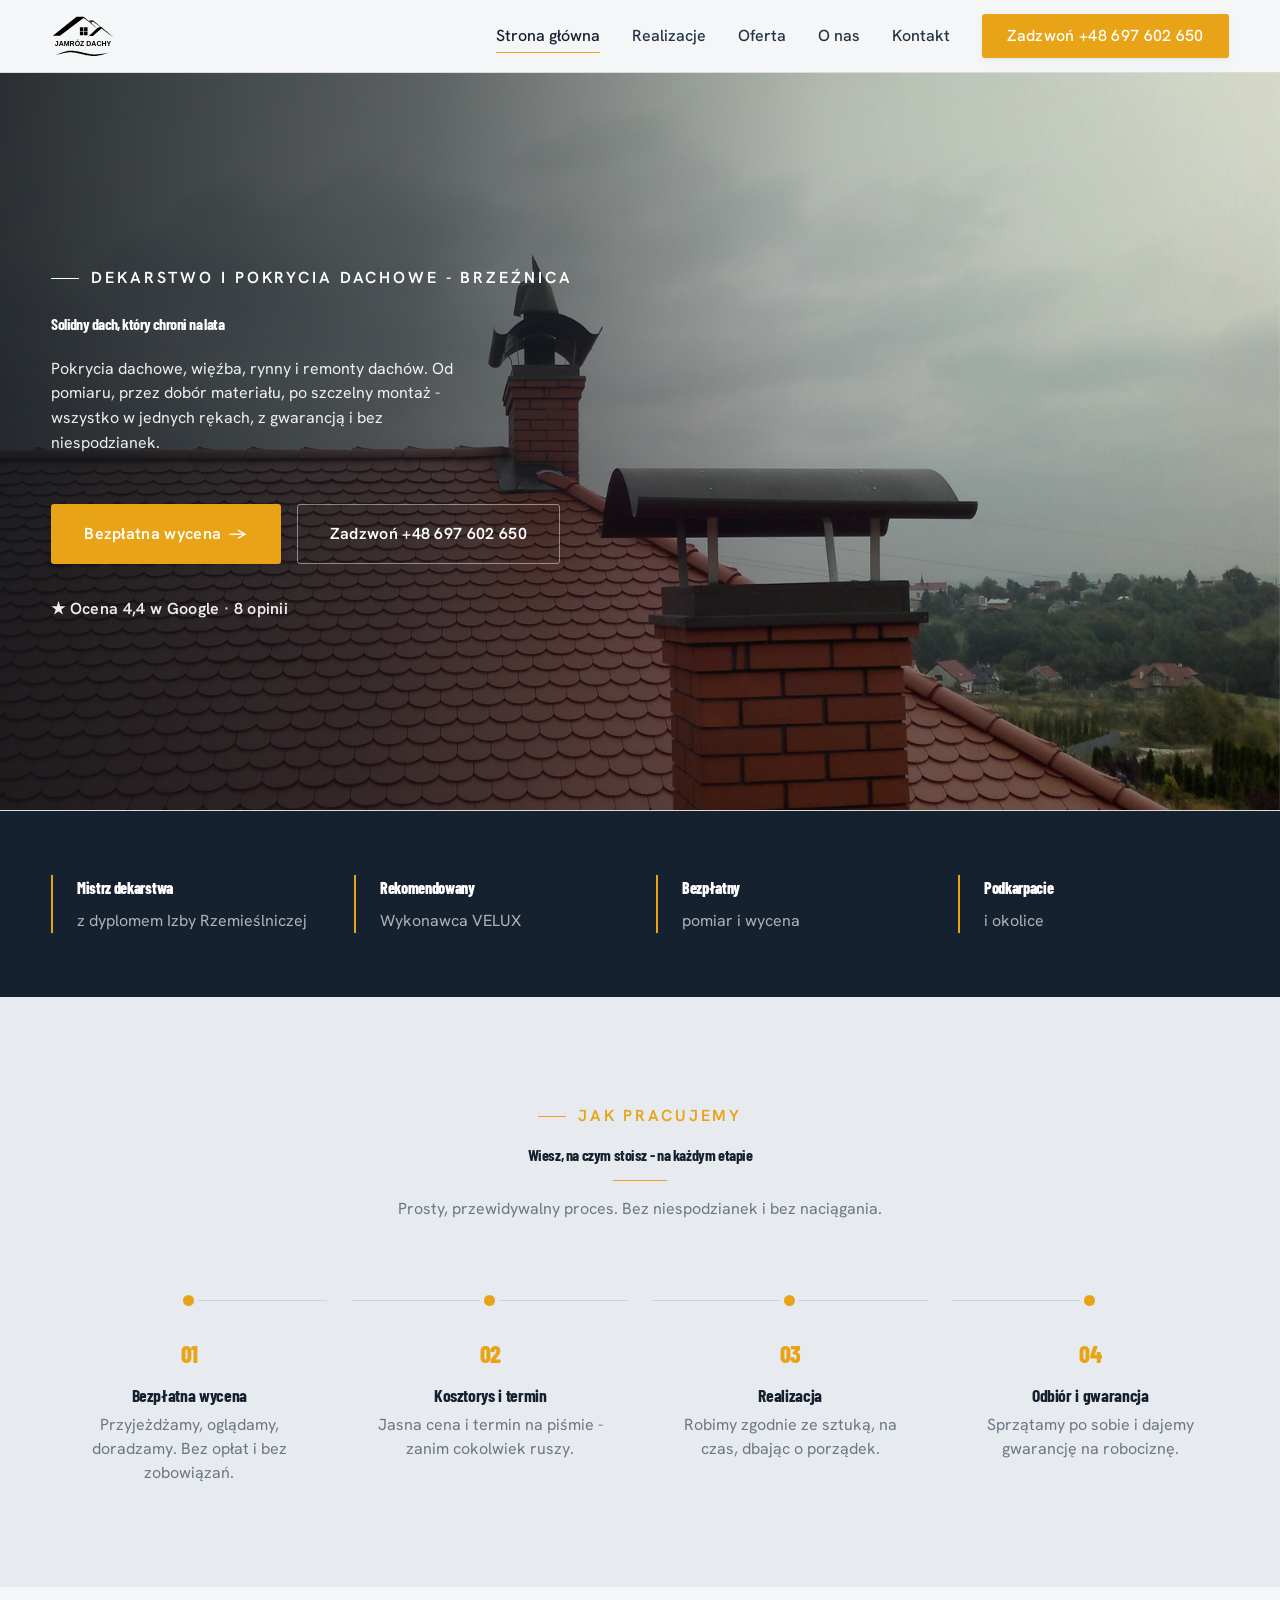
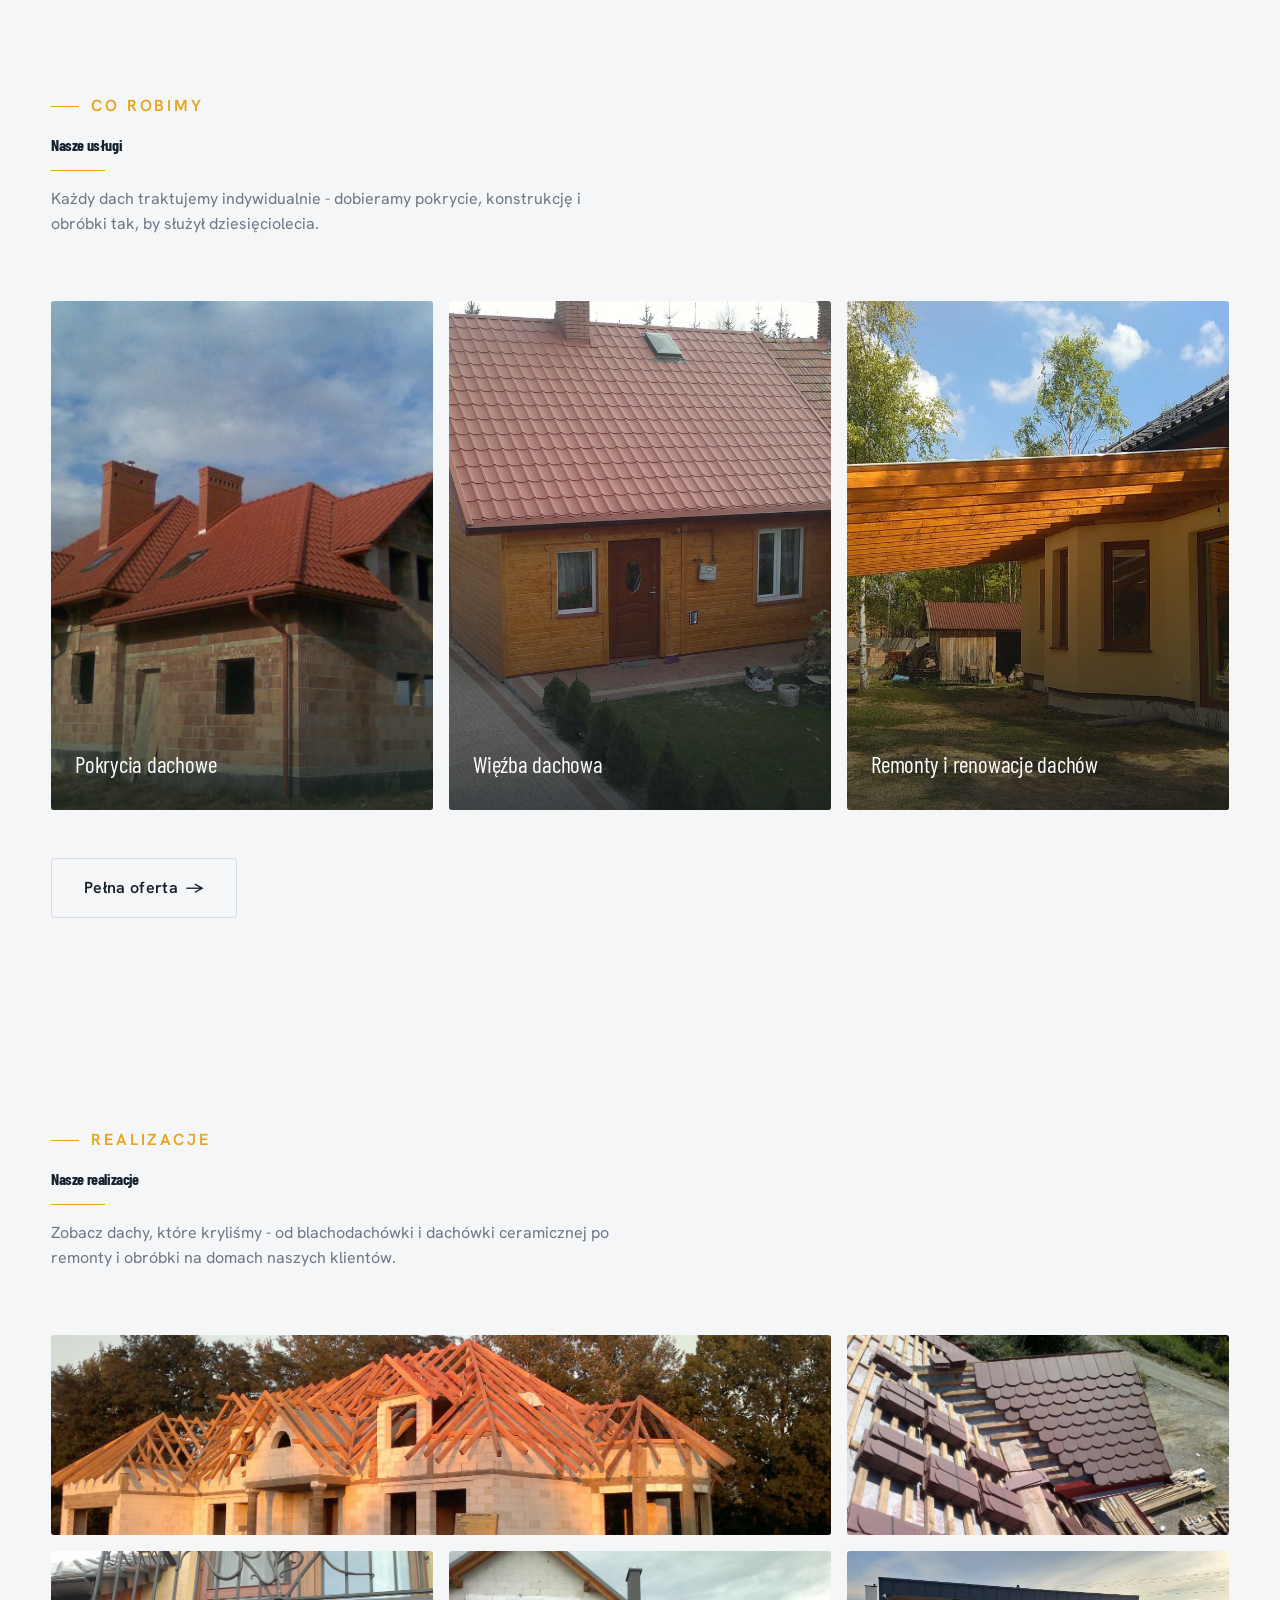
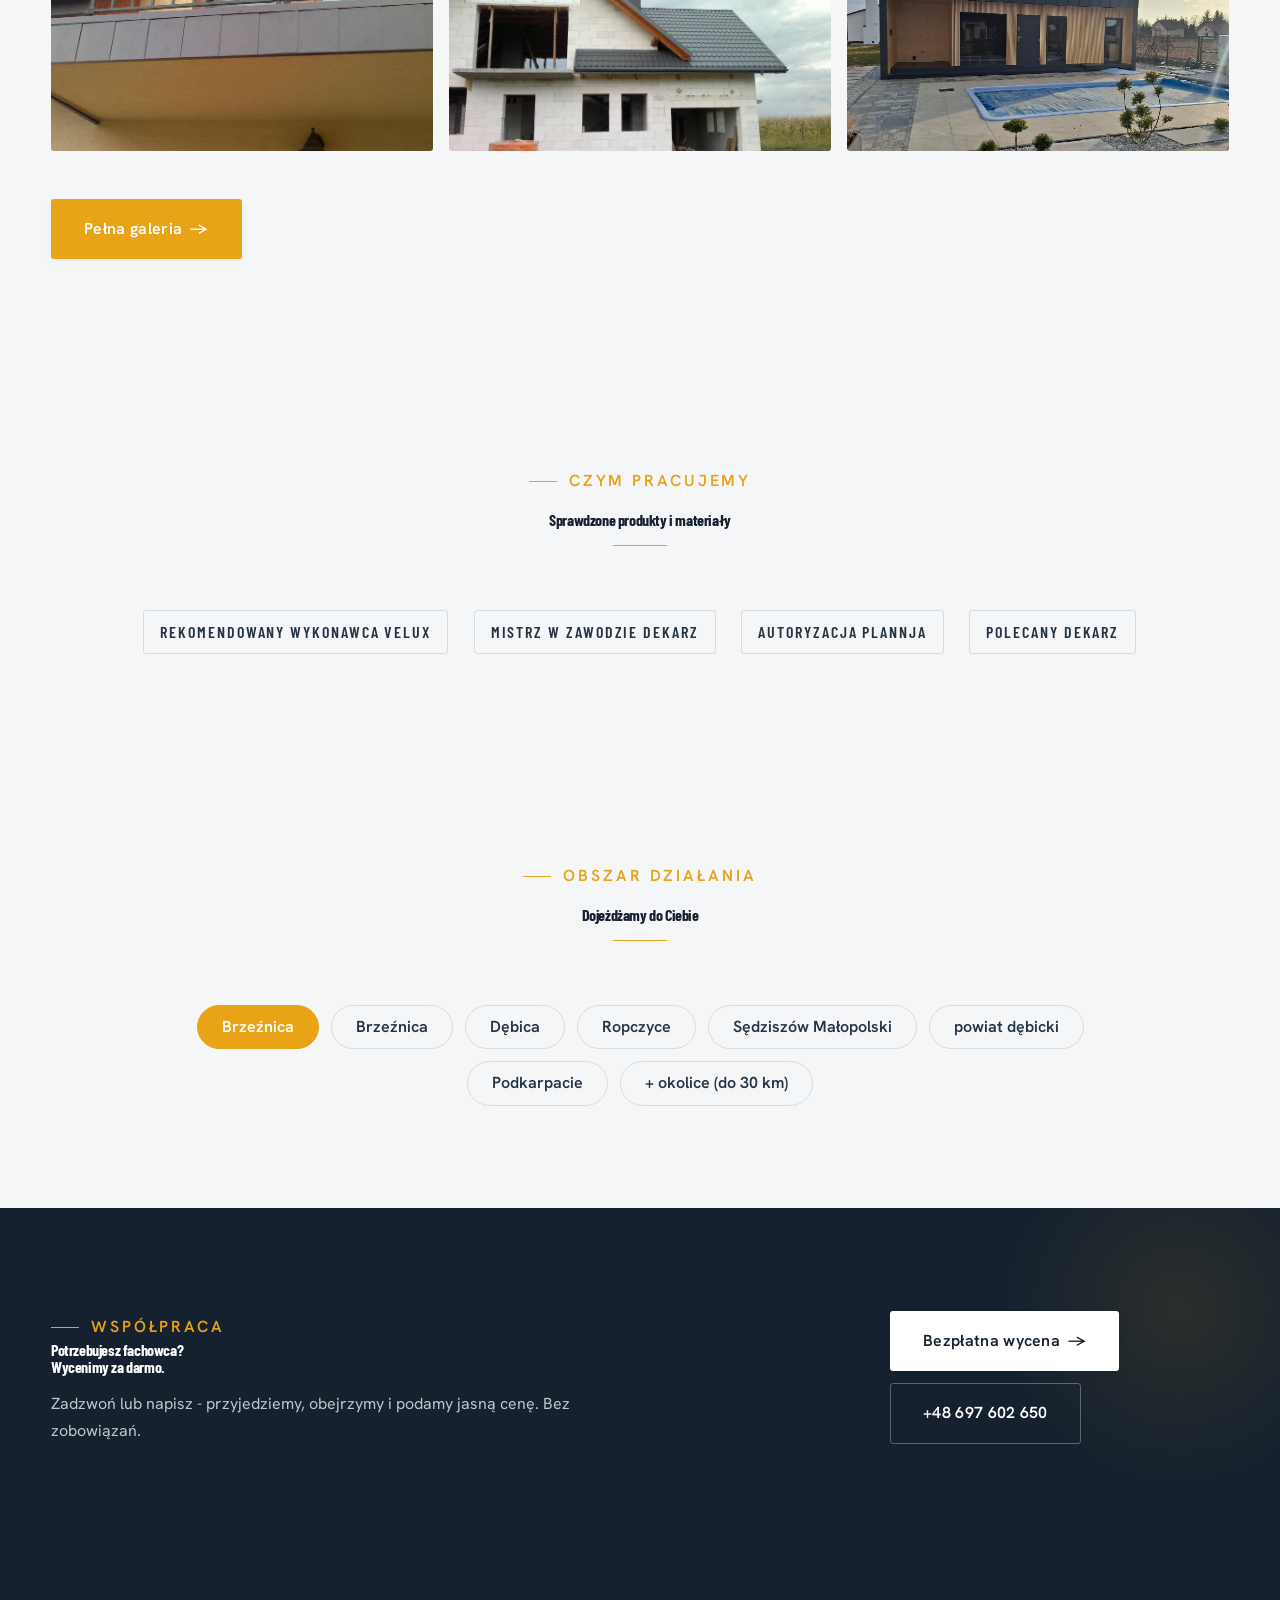
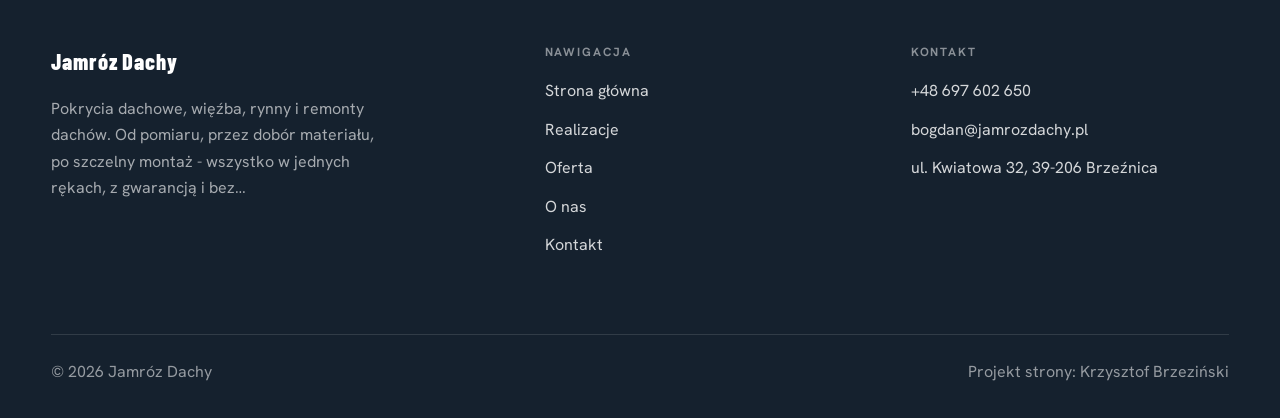
<file: index.html>
<!DOCTYPE html>
<html lang="pl">
<head>
<meta charset="UTF-8">
<meta name="viewport" content="width=device-width, initial-scale=1.0">
<title>Jamróz Dachy - Pokrycia dachowe i dekarstwo - Brzeźnica</title>
<meta name="description" content="Jamróz Dachy - dekarstwo i pokrycia dachowe: blachodachówka, dachówka, więźba, rynny i remonty dachów. Bezpłatny pomiar i wycena. Zobacz nasze realizacje.">
<link rel="preconnect" href="https://fonts.googleapis.com">
<link rel="preconnect" href="https://fonts.gstatic.com" crossorigin>
<link href="https://fonts.googleapis.com/css2?family=Barlow+Condensed:wght@500;600;700&family=Hanken+Grotesk:wght@400;500;600&display=swap" rel="stylesheet">
<link rel="stylesheet" href="assets/styles.css">
</head>
<body>

<header class="nav">
  <div class="wrap nav-inner">
    <a class="brand brand-has-logo" href="index.html"><img class="brand-logo" src="img/logo.svg" alt="Jamróz Dachy"></a>
    <nav class="nav-links">
      <a href="index.html" class="active">Strona główna</a>
      <a href="realizacje.html">Realizacje</a>
      <a href="oferta.html">Oferta</a>
      <a href="o-nas.html">O nas</a>
      <a href="kontakt.html">Kontakt</a>
      <a href="tel:+48697602650" class="btn btn-accent">Zadzwoń +48 697 602 650</a>
    </nav>
    <button class="nav-toggle" aria-label="Menu"><span></span><span></span><span></span></button>
  </div>
</header>

<section class="hero-cine">
  <img src="img/hero.jpg" alt="Jamróz Dachy - Solidny dach, który chroni na lata">
  <div class="wrap">
    <div class="hero-copy">
      <span class="eyebrow">Dekarstwo i pokrycia dachowe - Brzeźnica</span>
      <h1>Solidny dach, który chroni na lata</h1>
      <p class="lead">Pokrycia dachowe, więźba, rynny i remonty dachów. Od pomiaru, przez dobór materiału, po szczelny montaż - wszystko w jednych rękach, z gwarancją i bez niespodzianek.</p>
      <div class="hero-actions">
        <a href="kontakt.html" class="btn btn-accent">Bezpłatna wycena <span class="arr">→</span></a>
        <a href="tel:+48697602650" class="btn btn-ghost" style="color:#fff;border-color:rgba(255,255,255,.45)">Zadzwoń +48 697 602 650</a>
      </div>
      <div style="margin-top:var(--space-6);color:#fff;font-weight:600;letter-spacing:.02em;opacity:.92">★ Ocena 4,4 w Google · 8 opinii</div>
    </div>
  </div>
</section>
<section class="strip" style="padding-block:0">
  <div class="wrap">
    <div class="item reveal"><div class="k">Mistrz dekarstwa</div><div class="v">z dyplomem Izby Rzemieślniczej</div></div>
    <div class="item reveal"><div class="k">Rekomendowany</div><div class="v">Wykonawca VELUX</div></div>
    <div class="item reveal"><div class="k">Bezpłatny</div><div class="v">pomiar i wycena</div></div>
    <div class="item reveal"><div class="k">Podkarpacie</div><div class="v">i okolice</div></div>
  </div>
</section>
<section class="proces">
  <div class="wrap">
    <div class="head center reveal">
      <span class="eyebrow">Jak pracujemy</span>
      <h2>Wiesz, na czym stoisz - na każdym etapie</h2>
      <p>Prosty, przewidywalny proces. Bez niespodzianek i bez naciągania.</p>
    </div>
    <ol class="proces-line">
      <li class="reveal"><span class="pno">01</span><h3>Bezpłatna wycena</h3><p>Przyjeżdżamy, oglądamy, doradzamy. Bez opłat i bez zobowiązań.</p></li>
      <li class="reveal"><span class="pno">02</span><h3>Kosztorys i termin</h3><p>Jasna cena i termin na piśmie - zanim cokolwiek ruszy.</p></li>
      <li class="reveal"><span class="pno">03</span><h3>Realizacja</h3><p>Robimy zgodnie ze sztuką, na czas, dbając o porządek.</p></li>
      <li class="reveal"><span class="pno">04</span><h3>Odbiór i gwarancja</h3><p>Sprzątamy po sobie i dajemy gwarancję na robociznę.</p></li>
    </ol>
  </div>
</section>
<section>
  <div class="wrap">
    <div class="head reveal">
      <span class="eyebrow">Co robimy</span>
      <h2>Nasze usługi</h2>
      <p>Każdy dach traktujemy indywidualnie - dobieramy pokrycie, konstrukcję i obróbki tak, by służył dziesięciolecia.</p>
    </div>
    <div class="gateways">
      <a href="oferta.html" class="gateway reveal"><img src="img/g2.jpg" alt="Pokrycia dachowe" loading="lazy"><span class="g-ttl">Pokrycia dachowe</span></a>
      <a href="oferta.html" class="gateway reveal"><img src="img/g3.jpg" alt="Więźba dachowa" loading="lazy"><span class="g-ttl">Więźba dachowa</span></a>
      <a href="oferta.html" class="gateway reveal"><img src="img/g4.jpg" alt="Remonty i renowacje dachów" loading="lazy"><span class="g-ttl">Remonty i renowacje dachów</span></a>
    </div>
    <div style="margin-top:var(--space-7)" class="reveal"><a href="oferta.html" class="btn btn-ghost">Pełna oferta <span class="arr">→</span></a></div>
  </div>
</section>
<section>
  <div class="wrap">
    <div class="head reveal">
      <span class="eyebrow">Realizacje</span>
      <h2>Nasze realizacje</h2>
      <p>Zobacz dachy, które kryliśmy - od blachodachówki i dachówki ceramicznej po remonty i obróbki na domach naszych klientów.</p>
    </div>
    <div class="gallery">
      <div class="tile t-two3 reveal"><img src="img/g5.jpg" alt="Dach z blachodachówki" loading="lazy"><div class="cap">Dach z blachodachówki</div></div>
      <div class="tile t-third reveal"><img src="img/g6.jpg" alt="Dachówka ceramiczna" loading="lazy"><div class="cap">Dachówka ceramiczna</div></div>
      <div class="tile t-third reveal"><img src="img/g7.jpg" alt="Więźba dachowa" loading="lazy"><div class="cap">Więźba dachowa</div></div>
      <div class="tile t-third reveal"><img src="img/g8.jpg" alt="Rynny i obróbki" loading="lazy"><div class="cap">Rynny i obróbki</div></div>
      <div class="tile t-third reveal"><img src="img/g9.jpg" alt="Remont dachu" loading="lazy"><div class="cap">Remont dachu</div></div>
    </div>
    <div style="margin-top:var(--space-7)" class="reveal"><a href="realizacje.html" class="btn btn-accent">Pełna galeria <span class="arr">→</span></a></div>
  </div>
</section>
<section class="auto-marki">
  <div class="wrap">
    <div class="head center reveal">
      <span class="eyebrow">Czym pracujemy</span>
      <h2>Sprawdzone produkty i materiały</h2>
    </div>
    <ul class="marki-list reveal"><li>Rekomendowany Wykonawca VELUX</li><li>Mistrz w zawodzie dekarz</li><li>Autoryzacja Plannja</li><li>Polecany Dekarz</li></ul>
  </div>
</section>
<section class="obszar">
  <div class="wrap">
    <div class="head center reveal">
      <span class="eyebrow">Obszar działania</span>
      <h2>Dojeżdżamy do Ciebie</h2>
    </div>
    <ul class="obszar-list reveal"><li class="is-home">Brzeźnica</li><li>Brzeźnica</li><li>Dębica</li><li>Ropczyce</li><li>Sędziszów Małopolski</li><li>powiat dębicki</li><li>Podkarpacie</li><li>+ okolice (do 30 km)</li></ul>
  </div>
</section>
<section class="cta">
  <div class="wrap">
    <div class="reveal">
      <span class="eyebrow">Współpraca</span>
      <h2>Potrzebujesz fachowca? Wycenimy za darmo.</h2>
      <p>Zadzwoń lub napisz - przyjedziemy, obejrzymy i podamy jasną cenę. Bez zobowiązań.</p>
    </div>
    <div class="cta-actions reveal">
      <a href="kontakt.html" class="btn btn-light">Bezpłatna wycena <span class="arr">→</span></a>
      <a href="tel:+48697602650" class="btn btn-ghost" style="color:#fff;border-color:rgba(255,255,255,.3)">+48 697 602 650</a>
    </div>
  </div>
</section>

<footer>
  <div class="wrap">
    <div class="foot-grid">
      <div class="foot-brand">
        <div class="name">Jamróz Dachy</div>
        <p>Pokrycia dachowe, więźba, rynny i remonty dachów. Od pomiaru, przez dobór materiału, po szczelny montaż - wszystko w jednych rękach, z gwarancją i bez…</p>
      </div>
      <div class="foot-col">
        <h4>Nawigacja</h4>
        <a href="index.html">Strona główna</a>
        <a href="realizacje.html">Realizacje</a>
        <a href="oferta.html">Oferta</a>
        <a href="o-nas.html">O nas</a>
        <a href="kontakt.html">Kontakt</a>
      </div>
      <div class="foot-col">
        <h4>Kontakt</h4>
        <a href="tel:+48697602650">+48 697 602 650</a>
        <a href="mailto:bogdan@jamrozdachy.pl">bogdan@jamrozdachy.pl</a>
        <p>ul. Kwiatowa 32, 39-206 Brzeźnica</p>
      </div>
    </div>
    <div class="foot-bot">
      <span>© 2026 Jamróz Dachy</span>
      <span>Projekt strony: Krzysztof Brzeziński</span>
    </div>
  </div>
</footer>
<div class="sticky-call"><a class="sc-call" href="tel:+48697602650">📞 Zadzwoń</a><a class="sc-quote" href="kontakt.html">Bezpłatna wycena</a></div>

<script src="assets/main.js"></script>
</body>
</html>
</file>
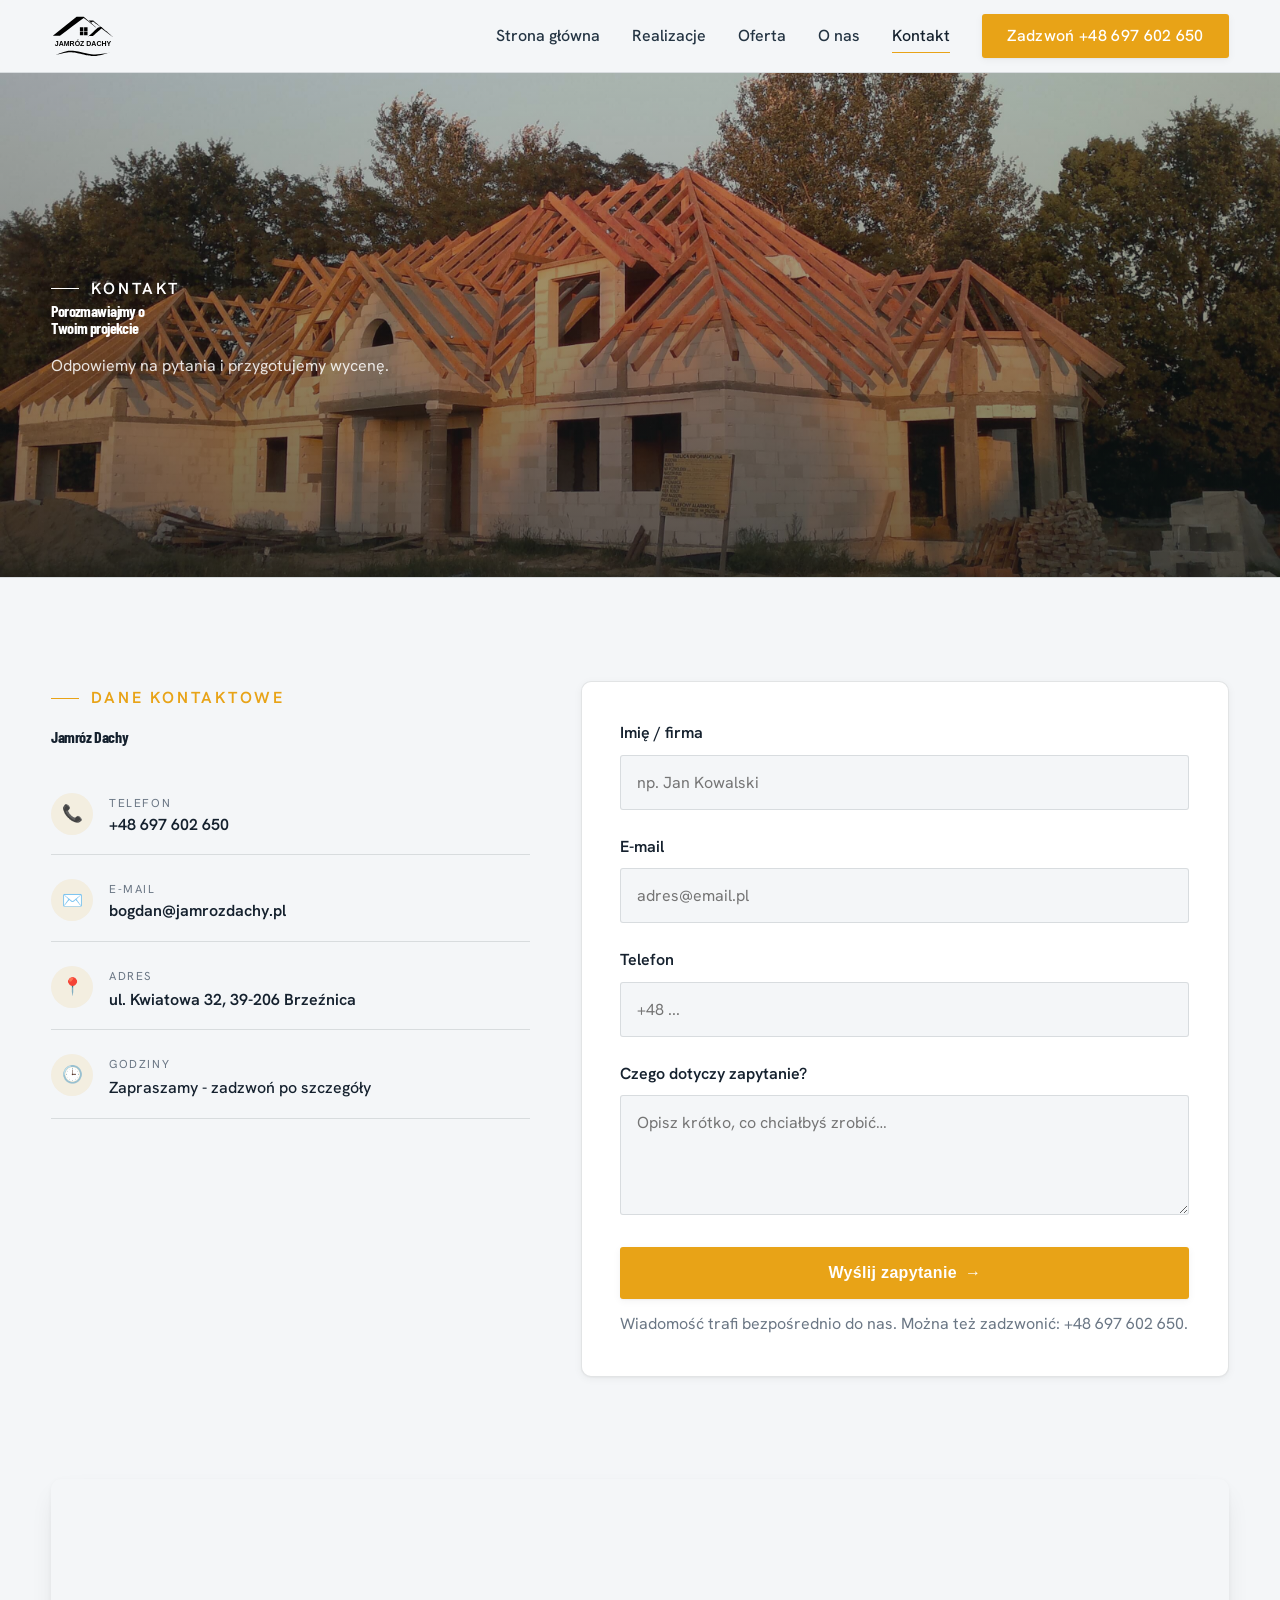
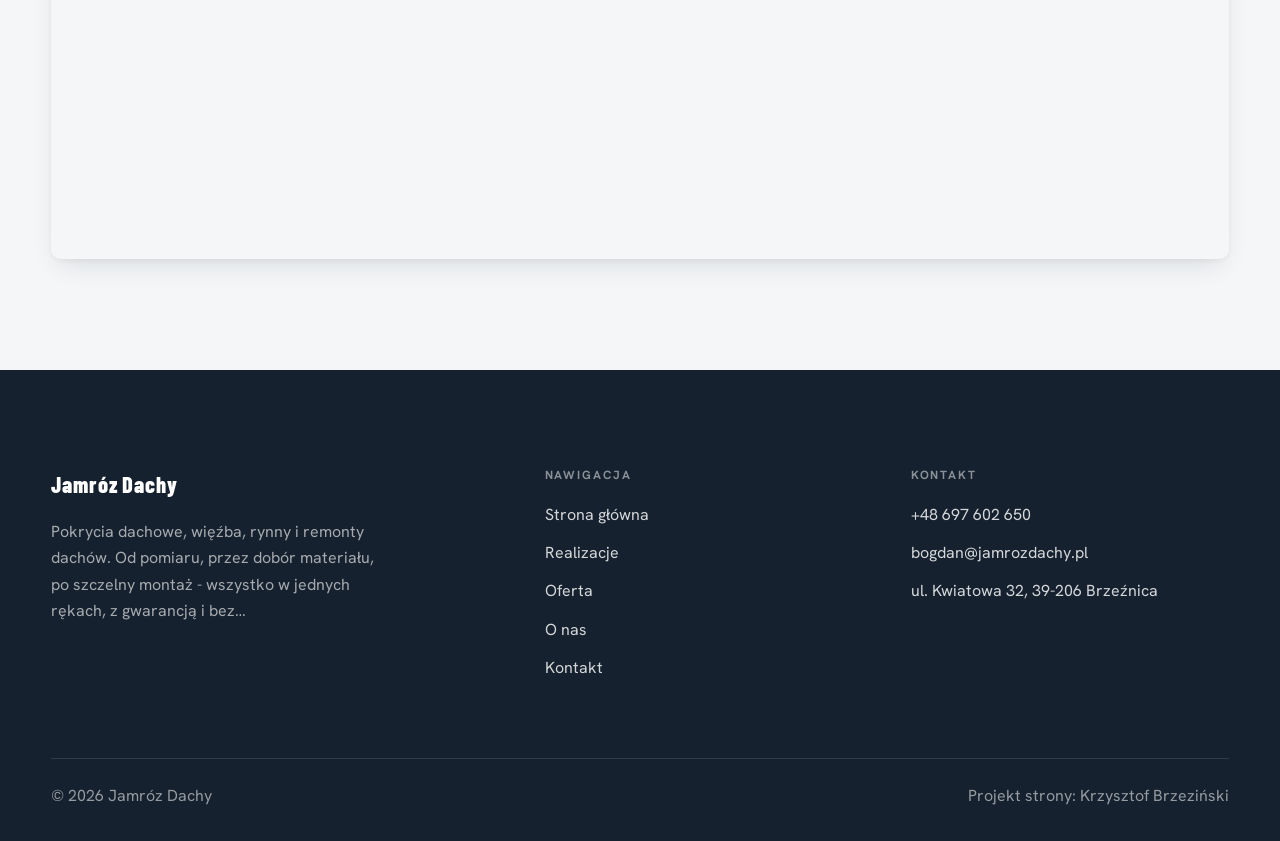
<file: kontakt.html>
<!DOCTYPE html>
<html lang="pl">
<head>
<meta charset="UTF-8">
<meta name="viewport" content="width=device-width, initial-scale=1.0">
<title>Kontakt - Jamróz Dachy</title>
<meta name="description" content="Kontakt Jamróz Dachy - ul. Kwiatowa 32, 39-206 Brzeźnica">
<link rel="preconnect" href="https://fonts.googleapis.com">
<link rel="preconnect" href="https://fonts.gstatic.com" crossorigin>
<link href="https://fonts.googleapis.com/css2?family=Barlow+Condensed:wght@500;600;700&family=Hanken+Grotesk:wght@400;500;600&display=swap" rel="stylesheet">
<link rel="stylesheet" href="assets/styles.css">
</head>
<body>

<header class="nav">
  <div class="wrap nav-inner">
    <a class="brand brand-has-logo" href="index.html"><img class="brand-logo" src="img/logo.svg" alt="Jamróz Dachy"></a>
    <nav class="nav-links">
      <a href="index.html">Strona główna</a>
      <a href="realizacje.html">Realizacje</a>
      <a href="oferta.html">Oferta</a>
      <a href="o-nas.html">O nas</a>
      <a href="kontakt.html" class="active">Kontakt</a>
      <a href="tel:+48697602650" class="btn btn-accent">Zadzwoń +48 697 602 650</a>
    </nav>
    <button class="nav-toggle" aria-label="Menu"><span></span><span></span><span></span></button>
  </div>
</header>

<section class="pagehead">
  <img src="img/g5.jpg" alt="Jamróz Dachy - Porozmawiajmy o Twoim projekcie">
  <div class="wrap">
    <span class="eyebrow">Kontakt</span>
    <h1>Porozmawiajmy o Twoim projekcie</h1>
    <p>Odpowiemy na pytania i przygotujemy wycenę.</p>
  </div>
</section>
<section>
  <div class="wrap contact-grid">
    <div class="reveal">
      <span class="eyebrow">Dane kontaktowe</span>
      <h2 style="margin:var(--space-4) 0 var(--space-6)">Jamróz Dachy</h2>
      <div class="info-list">
        <div class="info-row"><div class="ic">📞</div><div><div class="lbl">Telefon</div><a class="val" href="tel:+48697602650">+48 697 602 650</a></div></div>
        <div class="info-row"><div class="ic">✉️</div><div><div class="lbl">E-mail</div><a class="val" href="mailto:bogdan@jamrozdachy.pl">bogdan@jamrozdachy.pl</a></div></div>
        <div class="info-row"><div class="ic">📍</div><div><div class="lbl">Adres</div><div class="val">ul. Kwiatowa 32, 39-206 Brzeźnica</div></div></div>
        <div class="info-row"><div class="ic">🕒</div><div><div class="lbl">Godziny</div><div class="val" style="font-weight:500">Zapraszamy - zadzwoń po szczegóły</div></div></div>
      </div>
    </div>
    <div class="reveal">
      <form class="form" action="https://formsubmit.co/bogdan@jamrozdachy.pl" method="POST">
        <input type="hidden" name="_subject" value="Zapytanie ze strony Jamróz Dachy">
        <input type="hidden" name="_captcha" value="false">
        <input type="hidden" name="_template" value="table">
        <div class="fld"><label for="name">Imię / firma</label><input id="name" name="name" type="text" placeholder="np. Jan Kowalski" required></div>
        <div class="fld"><label for="email">E-mail</label><input id="email" name="email" type="email" placeholder="adres@email.pl" required></div>
        <div class="fld"><label for="phone">Telefon</label><input id="phone" name="phone" type="tel" placeholder="+48 ..."></div>
        <div class="fld"><label for="msg">Czego dotyczy zapytanie?</label><textarea id="msg" name="message" placeholder="Opisz krótko, co chciałbyś zrobić…" required></textarea></div>
        <button type="submit" class="btn btn-accent" style="width:100%;justify-content:center">Wyślij zapytanie <span class="arr">→</span></button>
        <p class="note">Wiadomość trafi bezpośrednio do nas. Można też zadzwonić: +48 697 602 650.</p>
      </form>
    </div>
  </div>
</section>
<section style="padding-top:0">
  <div class="wrap reveal">
    <iframe class="map" title="Jamróz Dachy - Brzeźnica" src="https://maps.google.com/maps?q=50.1072809%2C21.5074141&z=15&output=embed" loading="lazy" referrerpolicy="no-referrer-when-downgrade"></iframe>
  </div>
</section>

<footer>
  <div class="wrap">
    <div class="foot-grid">
      <div class="foot-brand">
        <div class="name">Jamróz Dachy</div>
        <p>Pokrycia dachowe, więźba, rynny i remonty dachów. Od pomiaru, przez dobór materiału, po szczelny montaż - wszystko w jednych rękach, z gwarancją i bez…</p>
      </div>
      <div class="foot-col">
        <h4>Nawigacja</h4>
        <a href="index.html">Strona główna</a>
        <a href="realizacje.html">Realizacje</a>
        <a href="oferta.html">Oferta</a>
        <a href="o-nas.html">O nas</a>
        <a href="kontakt.html">Kontakt</a>
      </div>
      <div class="foot-col">
        <h4>Kontakt</h4>
        <a href="tel:+48697602650">+48 697 602 650</a>
        <a href="mailto:bogdan@jamrozdachy.pl">bogdan@jamrozdachy.pl</a>
        <p>ul. Kwiatowa 32, 39-206 Brzeźnica</p>
      </div>
    </div>
    <div class="foot-bot">
      <span>© 2026 Jamróz Dachy</span>
      <span>Projekt strony: Krzysztof Brzeziński</span>
    </div>
  </div>
</footer>
<div class="sticky-call"><a class="sc-call" href="tel:+48697602650">📞 Zadzwoń</a><a class="sc-quote" href="kontakt.html">Bezpłatna wycena</a></div>

<script src="assets/main.js"></script>
</body>
</html>
</file>
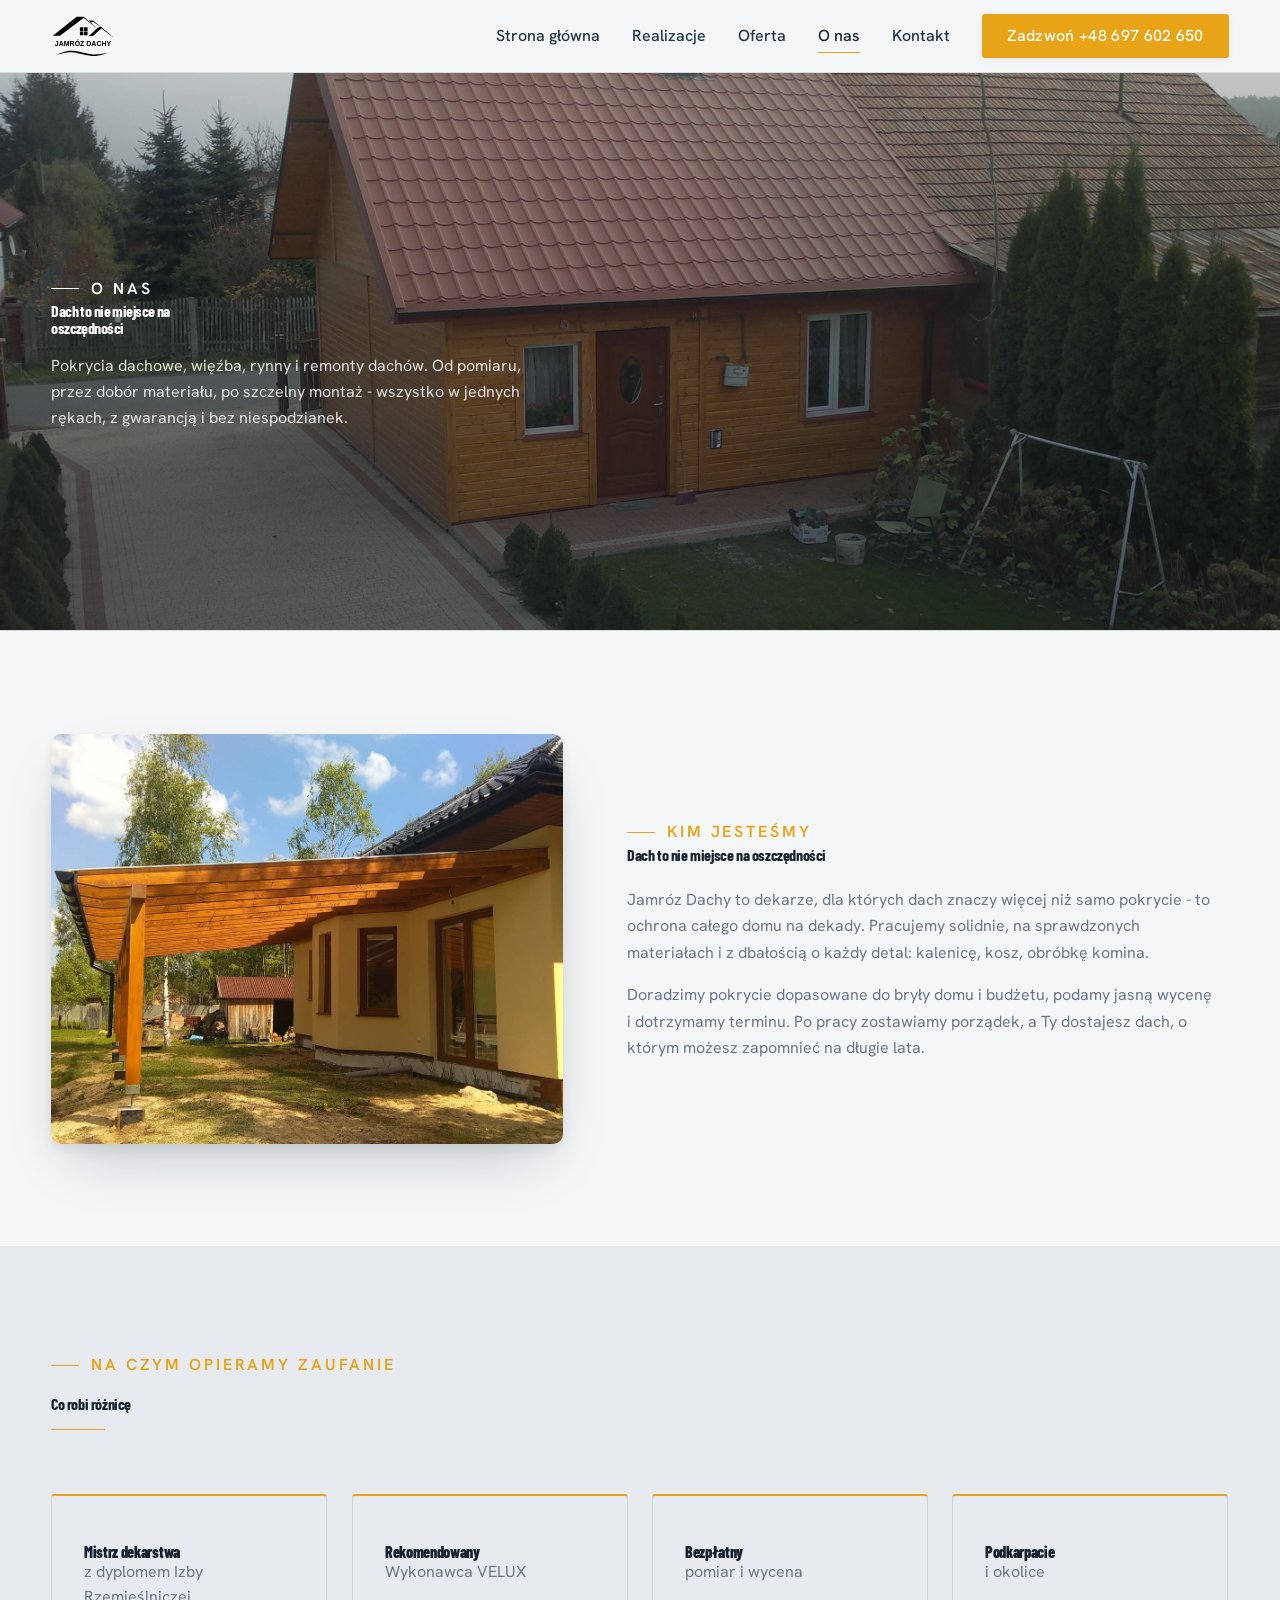
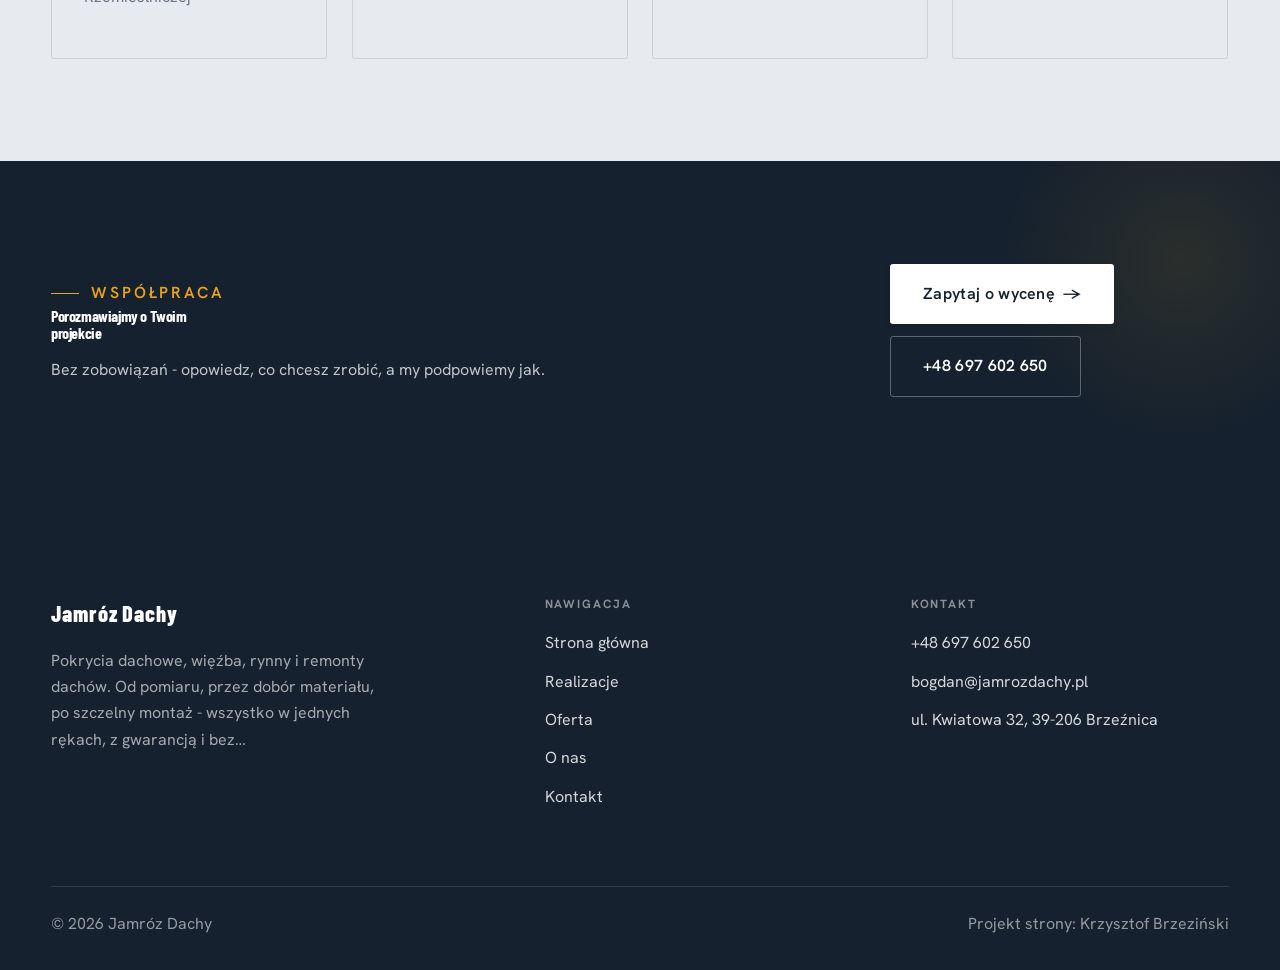
<file: o-nas.html>
<!DOCTYPE html>
<html lang="pl">
<head>
<meta charset="UTF-8">
<meta name="viewport" content="width=device-width, initial-scale=1.0">
<title>O nas - Jamróz Dachy</title>
<meta name="description" content="Jamróz Dachy - dekarstwo i pokrycia dachowe: blachodachówka, dachówka, więźba, rynny i remonty dachów. Bezpłatny pomiar i wycena. Zobacz nasze realizacje.">
<link rel="preconnect" href="https://fonts.googleapis.com">
<link rel="preconnect" href="https://fonts.gstatic.com" crossorigin>
<link href="https://fonts.googleapis.com/css2?family=Barlow+Condensed:wght@500;600;700&family=Hanken+Grotesk:wght@400;500;600&display=swap" rel="stylesheet">
<link rel="stylesheet" href="assets/styles.css">
</head>
<body>

<header class="nav">
  <div class="wrap nav-inner">
    <a class="brand brand-has-logo" href="index.html"><img class="brand-logo" src="img/logo.svg" alt="Jamróz Dachy"></a>
    <nav class="nav-links">
      <a href="index.html">Strona główna</a>
      <a href="realizacje.html">Realizacje</a>
      <a href="oferta.html">Oferta</a>
      <a href="o-nas.html" class="active">O nas</a>
      <a href="kontakt.html">Kontakt</a>
      <a href="tel:+48697602650" class="btn btn-accent">Zadzwoń +48 697 602 650</a>
    </nav>
    <button class="nav-toggle" aria-label="Menu"><span></span><span></span><span></span></button>
  </div>
</header>

<section class="pagehead">
  <img src="img/g3.jpg" alt="Jamróz Dachy - Dach to nie miejsce na oszczędności">
  <div class="wrap">
    <span class="eyebrow">O nas</span>
    <h1>Dach to nie miejsce na oszczędności</h1>
    <p>Pokrycia dachowe, więźba, rynny i remonty dachów. Od pomiaru, przez dobór materiału, po szczelny montaż - wszystko w jednych rękach, z gwarancją i bez niespodzianek.</p>
  </div>
</section>
<section>
  <div class="wrap split">
    <div class="split-art reveal"><img src="img/g4.jpg" alt="Jamróz Dachy" loading="lazy"></div>
    <div class="split-copy reveal">
      <span class="eyebrow">Kim jesteśmy</span>
      <h2>Dach to nie miejsce na oszczędności</h2>
      <p class="muted">Jamróz Dachy to dekarze, dla których dach znaczy więcej niż samo pokrycie - to ochrona całego domu na dekady. Pracujemy solidnie, na sprawdzonych materiałach i z dbałością o każdy detal: kalenicę, kosz, obróbkę komina.</p>
      <p class="muted">Doradzimy pokrycie dopasowane do bryły domu i budżetu, podamy jasną wycenę i dotrzymamy terminu. Po pracy zostawiamy porządek, a Ty dostajesz dach, o którym możesz zapomnieć na długie lata.</p>
    </div>
  </div>
</section>

<section class="trust">
  <div class="wrap">
    <div class="head reveal">
      <span class="eyebrow">Na czym opieramy zaufanie</span>
      <h2>Co robi różnicę</h2>
    </div>
    <div class="trust-grid">
      <div class="trust-card reveal"><div class="big">Mistrz dekarstwa</div><p>z dyplomem Izby Rzemieślniczej</p></div>
      <div class="trust-card reveal"><div class="big">Rekomendowany</div><p>Wykonawca VELUX</p></div>
      <div class="trust-card reveal"><div class="big">Bezpłatny</div><p>pomiar i wycena</p></div>
      <div class="trust-card reveal"><div class="big">Podkarpacie</div><p>i okolice</p></div>
    </div>
  </div>
</section>
<section class="cta">
  <div class="wrap">
    <div class="reveal">
      <span class="eyebrow">Współpraca</span>
      <h2>Porozmawiajmy o Twoim projekcie</h2>
      <p>Bez zobowiązań - opowiedz, co chcesz zrobić, a my podpowiemy jak.</p>
    </div>
    <div class="cta-actions reveal">
      <a href="kontakt.html" class="btn btn-light">Zapytaj o wycenę <span class="arr">→</span></a>
      <a href="tel:+48697602650" class="btn btn-ghost" style="color:#fff;border-color:rgba(255,255,255,.3)">+48 697 602 650</a>
    </div>
  </div>
</section>

<footer>
  <div class="wrap">
    <div class="foot-grid">
      <div class="foot-brand">
        <div class="name">Jamróz Dachy</div>
        <p>Pokrycia dachowe, więźba, rynny i remonty dachów. Od pomiaru, przez dobór materiału, po szczelny montaż - wszystko w jednych rękach, z gwarancją i bez…</p>
      </div>
      <div class="foot-col">
        <h4>Nawigacja</h4>
        <a href="index.html">Strona główna</a>
        <a href="realizacje.html">Realizacje</a>
        <a href="oferta.html">Oferta</a>
        <a href="o-nas.html">O nas</a>
        <a href="kontakt.html">Kontakt</a>
      </div>
      <div class="foot-col">
        <h4>Kontakt</h4>
        <a href="tel:+48697602650">+48 697 602 650</a>
        <a href="mailto:bogdan@jamrozdachy.pl">bogdan@jamrozdachy.pl</a>
        <p>ul. Kwiatowa 32, 39-206 Brzeźnica</p>
      </div>
    </div>
    <div class="foot-bot">
      <span>© 2026 Jamróz Dachy</span>
      <span>Projekt strony: Krzysztof Brzeziński</span>
    </div>
  </div>
</footer>
<div class="sticky-call"><a class="sc-call" href="tel:+48697602650">📞 Zadzwoń</a><a class="sc-quote" href="kontakt.html">Bezpłatna wycena</a></div>

<script src="assets/main.js"></script>
</body>
</html>
</file>
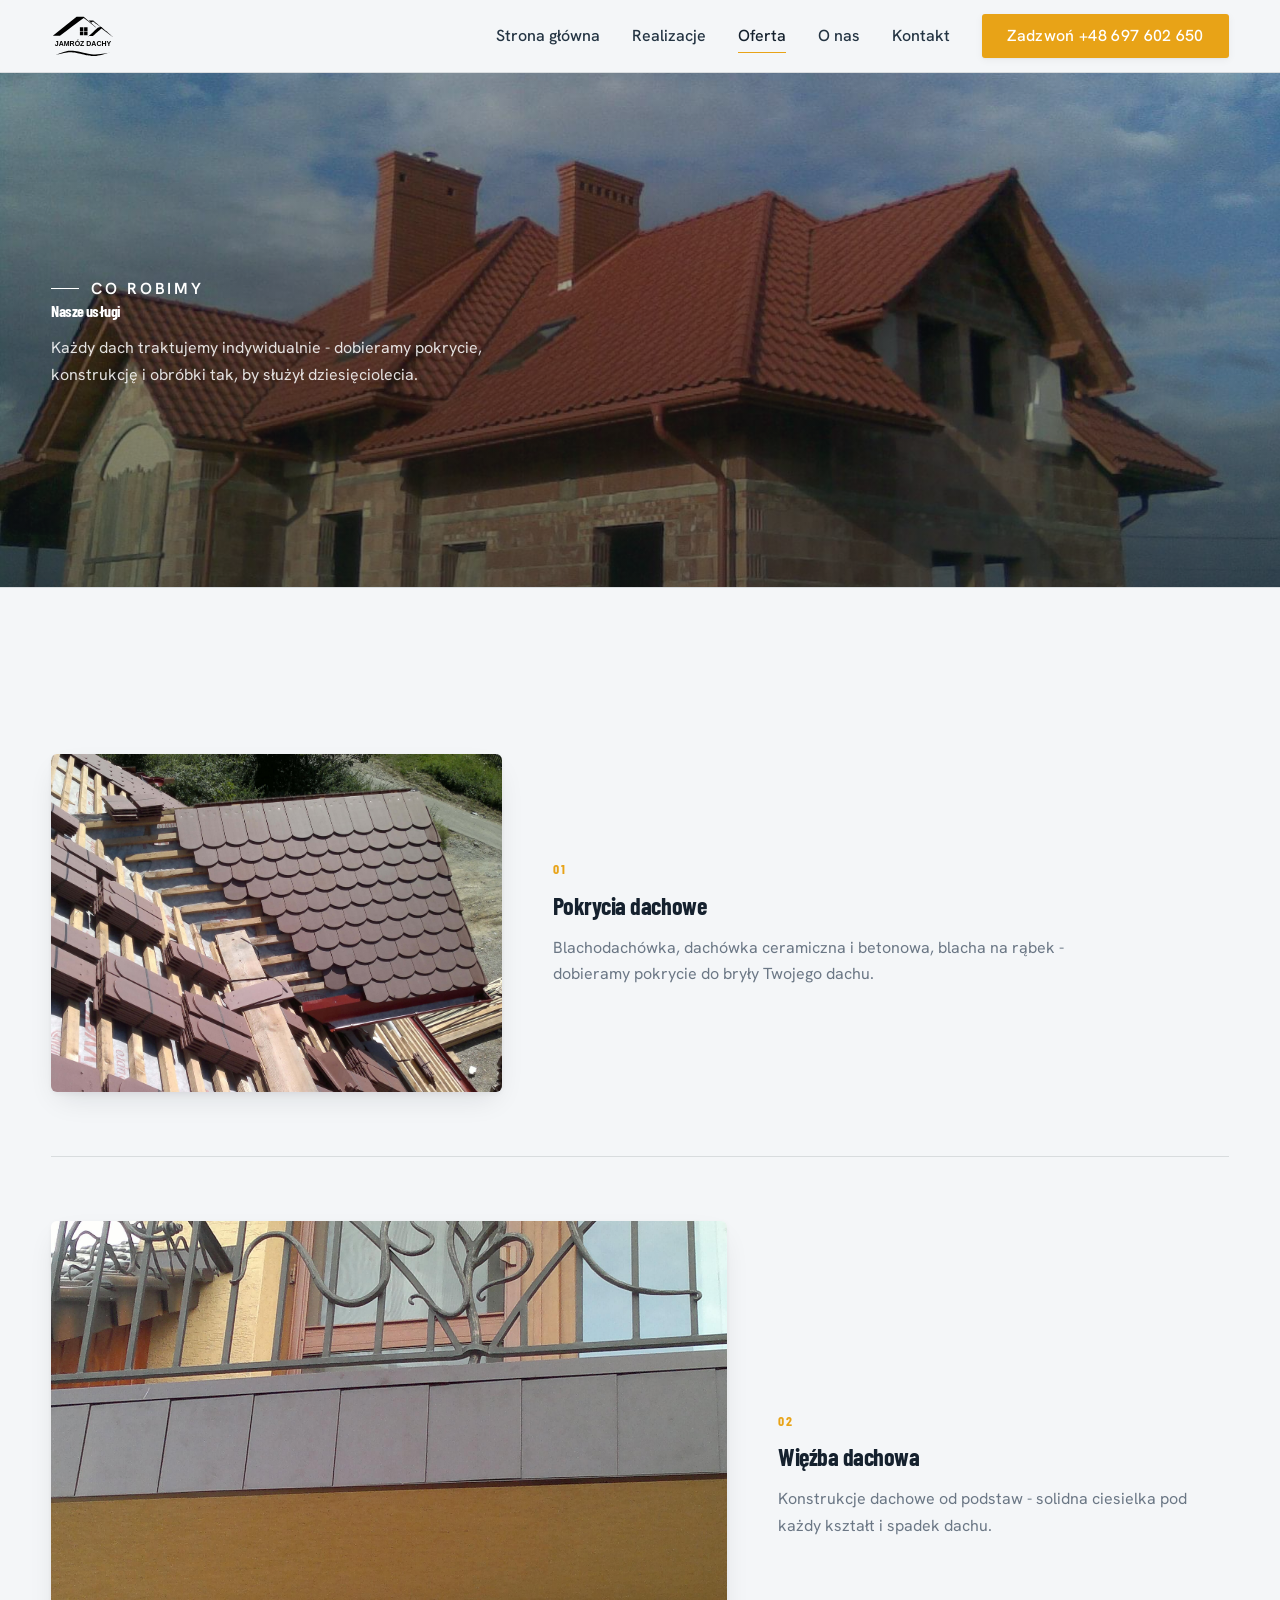
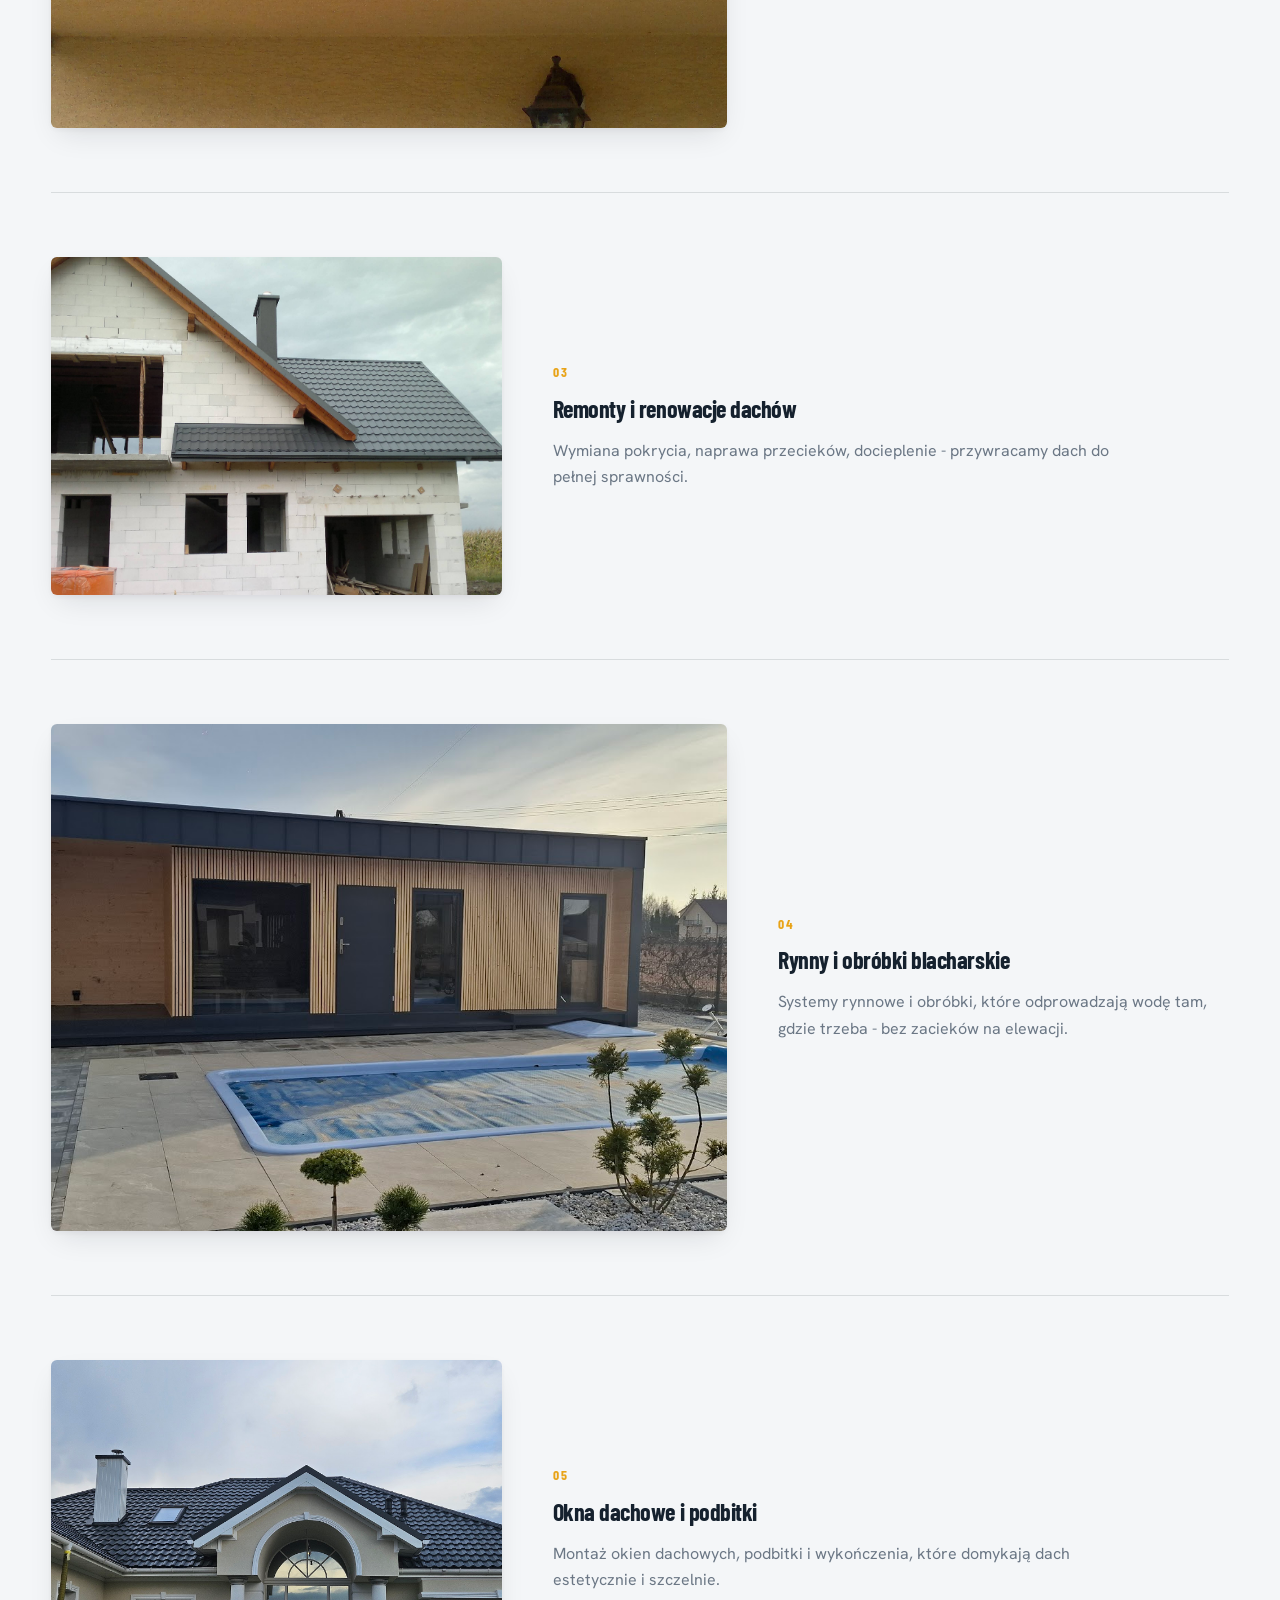
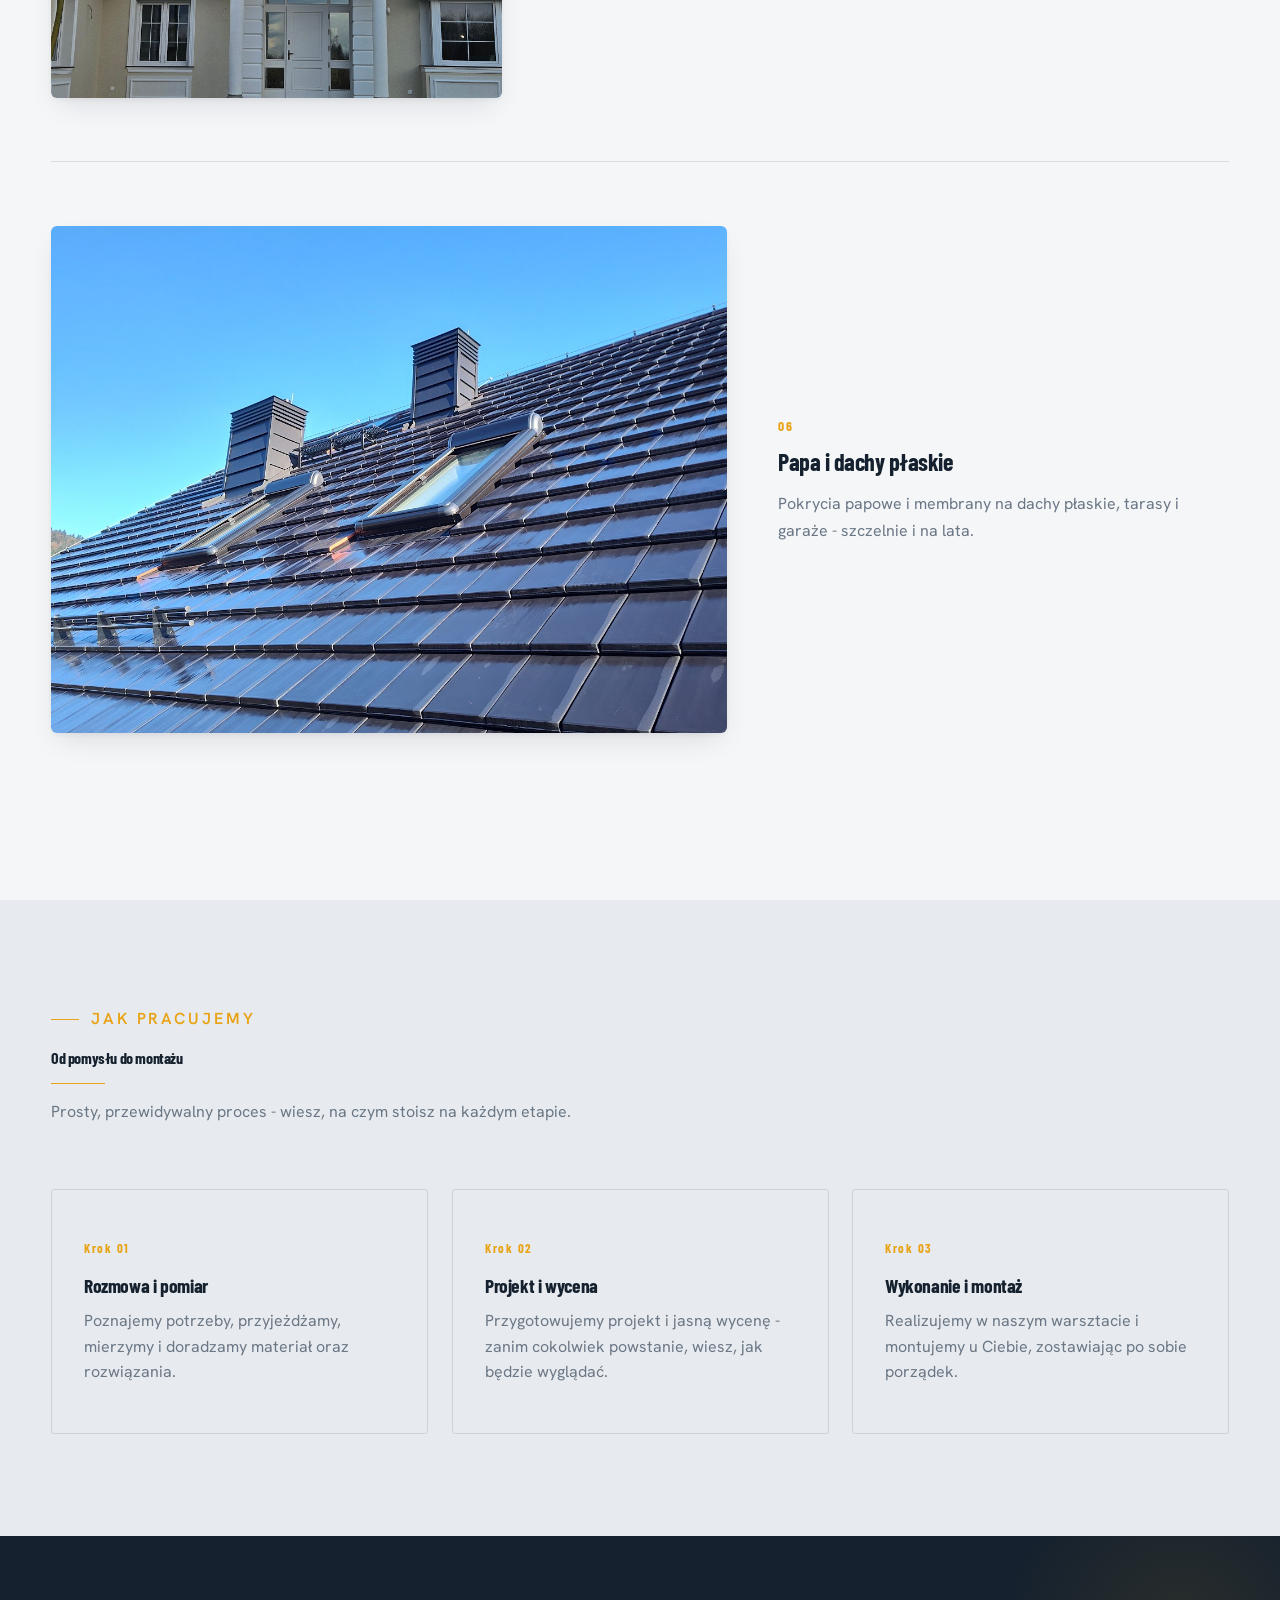
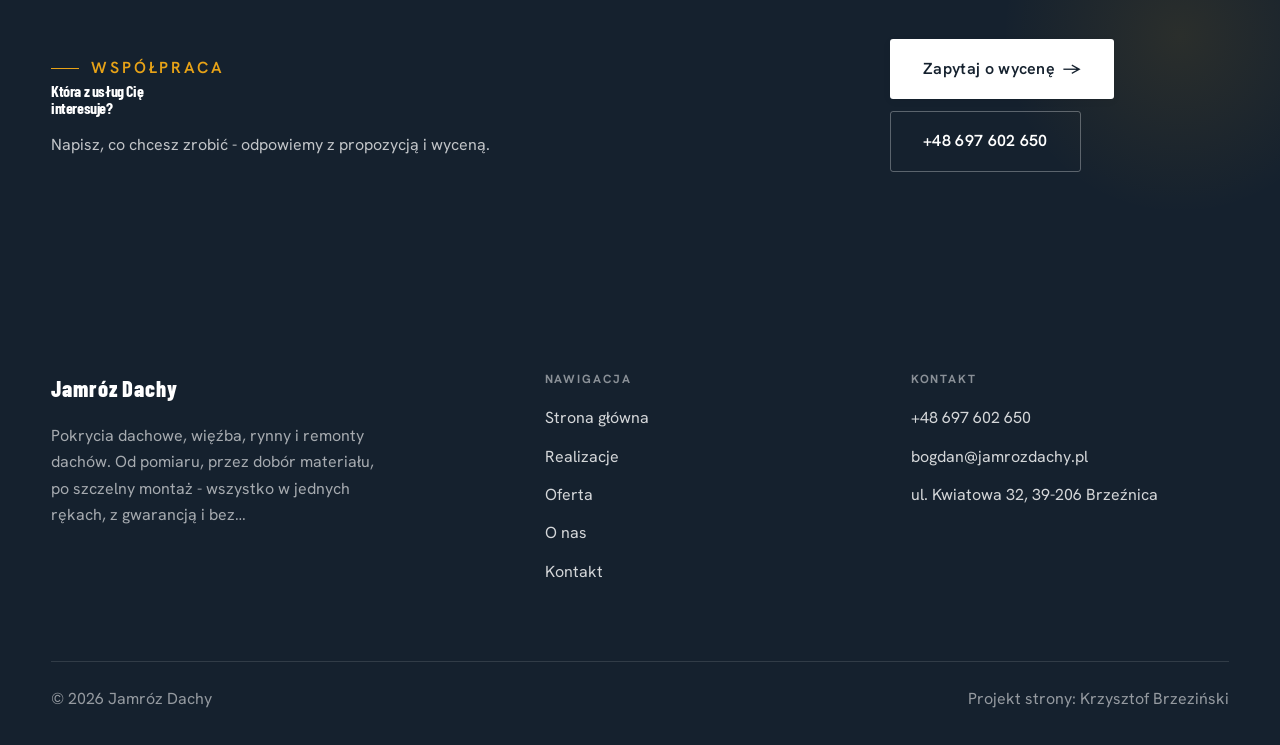
<file: oferta.html>
<!DOCTYPE html>
<html lang="pl">
<head>
<meta charset="UTF-8">
<meta name="viewport" content="width=device-width, initial-scale=1.0">
<title>Oferta - Jamróz Dachy</title>
<meta name="description" content="Jamróz Dachy - dekarstwo i pokrycia dachowe: blachodachówka, dachówka, więźba, rynny i remonty dachów. Bezpłatny pomiar i wycena. Zobacz nasze realizacje.">
<link rel="preconnect" href="https://fonts.googleapis.com">
<link rel="preconnect" href="https://fonts.gstatic.com" crossorigin>
<link href="https://fonts.googleapis.com/css2?family=Barlow+Condensed:wght@500;600;700&family=Hanken+Grotesk:wght@400;500;600&display=swap" rel="stylesheet">
<link rel="stylesheet" href="assets/styles.css">
</head>
<body>

<header class="nav">
  <div class="wrap nav-inner">
    <a class="brand brand-has-logo" href="index.html"><img class="brand-logo" src="img/logo.svg" alt="Jamróz Dachy"></a>
    <nav class="nav-links">
      <a href="index.html">Strona główna</a>
      <a href="realizacje.html">Realizacje</a>
      <a href="oferta.html" class="active">Oferta</a>
      <a href="o-nas.html">O nas</a>
      <a href="kontakt.html">Kontakt</a>
      <a href="tel:+48697602650" class="btn btn-accent">Zadzwoń +48 697 602 650</a>
    </nav>
    <button class="nav-toggle" aria-label="Menu"><span></span><span></span><span></span></button>
  </div>
</header>

<section class="pagehead">
  <img src="img/g2.jpg" alt="Jamróz Dachy - Nasze usługi">
  <div class="wrap">
    <span class="eyebrow">Co robimy</span>
    <h1>Nasze usługi</h1>
    <p>Każdy dach traktujemy indywidualnie - dobieramy pokrycie, konstrukcję i obróbki tak, by służył dziesięciolecia.</p>
  </div>
</section>
<section>
  <div class="wrap">
    <div class="svc-row reveal">
      <div class="svc-row-art"><img src="img/g6.jpg" alt="Pokrycia dachowe" loading="lazy"></div>
      <div>
        <span class="num">01</span>
        <h3>Pokrycia dachowe</h3>
        <p class="muted">Blachodachówka, dachówka ceramiczna i betonowa, blacha na rąbek - dobieramy pokrycie do bryły Twojego dachu.</p>
      </div>
    </div>
    <div class="svc-row rev reveal">
      <div class="svc-row-art"><img src="img/g7.jpg" alt="Więźba dachowa" loading="lazy"></div>
      <div>
        <span class="num">02</span>
        <h3>Więźba dachowa</h3>
        <p class="muted">Konstrukcje dachowe od podstaw - solidna ciesielka pod każdy kształt i spadek dachu.</p>
      </div>
    </div>
    <div class="svc-row reveal">
      <div class="svc-row-art"><img src="img/g8.jpg" alt="Remonty i renowacje dachów" loading="lazy"></div>
      <div>
        <span class="num">03</span>
        <h3>Remonty i renowacje dachów</h3>
        <p class="muted">Wymiana pokrycia, naprawa przecieków, docieplenie - przywracamy dach do pełnej sprawności.</p>
      </div>
    </div>
    <div class="svc-row rev reveal">
      <div class="svc-row-art"><img src="img/g9.jpg" alt="Rynny i obróbki blacharskie" loading="lazy"></div>
      <div>
        <span class="num">04</span>
        <h3>Rynny i obróbki blacharskie</h3>
        <p class="muted">Systemy rynnowe i obróbki, które odprowadzają wodę tam, gdzie trzeba - bez zacieków na elewacji.</p>
      </div>
    </div>
    <div class="svc-row reveal">
      <div class="svc-row-art"><img src="img/about.jpg" alt="Okna dachowe i podbitki" loading="lazy"></div>
      <div>
        <span class="num">05</span>
        <h3>Okna dachowe i podbitki</h3>
        <p class="muted">Montaż okien dachowych, podbitki i wykończenia, które domykają dach estetycznie i szczelnie.</p>
      </div>
    </div>
    <div class="svc-row rev reveal">
      <div class="svc-row-art"><img src="img/g1.jpg" alt="Papa i dachy płaskie" loading="lazy"></div>
      <div>
        <span class="num">06</span>
        <h3>Papa i dachy płaskie</h3>
        <p class="muted">Pokrycia papowe i membrany na dachy płaskie, tarasy i garaże - szczelnie i na lata.</p>
      </div>
    </div>
  </div>
</section>
<section class="trust">
  <div class="wrap">
    <div class="head reveal">
      <span class="eyebrow">Jak pracujemy</span>
      <h2>Od pomysłu do montażu</h2>
      <p>Prosty, przewidywalny proces - wiesz, na czym stoisz na każdym etapie.</p>
    </div>
    <div class="svc-grid">
      <div class="svc reveal"><div class="ic">Krok 01</div><h3>Rozmowa i pomiar</h3><p>Poznajemy potrzeby, przyjeżdżamy, mierzymy i doradzamy materiał oraz rozwiązania.</p></div>
      <div class="svc reveal"><div class="ic">Krok 02</div><h3>Projekt i wycena</h3><p>Przygotowujemy projekt i jasną wycenę - zanim cokolwiek powstanie, wiesz, jak będzie wyglądać.</p></div>
      <div class="svc reveal"><div class="ic">Krok 03</div><h3>Wykonanie i montaż</h3><p>Realizujemy w naszym warsztacie i montujemy u Ciebie, zostawiając po sobie porządek.</p></div>
    </div>
  </div>
</section>
<section class="cta">
  <div class="wrap">
    <div class="reveal">
      <span class="eyebrow">Współpraca</span>
      <h2>Która z usług Cię interesuje?</h2>
      <p>Napisz, co chcesz zrobić - odpowiemy z propozycją i wyceną.</p>
    </div>
    <div class="cta-actions reveal">
      <a href="kontakt.html" class="btn btn-light">Zapytaj o wycenę <span class="arr">→</span></a>
      <a href="tel:+48697602650" class="btn btn-ghost" style="color:#fff;border-color:rgba(255,255,255,.3)">+48 697 602 650</a>
    </div>
  </div>
</section>

<footer>
  <div class="wrap">
    <div class="foot-grid">
      <div class="foot-brand">
        <div class="name">Jamróz Dachy</div>
        <p>Pokrycia dachowe, więźba, rynny i remonty dachów. Od pomiaru, przez dobór materiału, po szczelny montaż - wszystko w jednych rękach, z gwarancją i bez…</p>
      </div>
      <div class="foot-col">
        <h4>Nawigacja</h4>
        <a href="index.html">Strona główna</a>
        <a href="realizacje.html">Realizacje</a>
        <a href="oferta.html">Oferta</a>
        <a href="o-nas.html">O nas</a>
        <a href="kontakt.html">Kontakt</a>
      </div>
      <div class="foot-col">
        <h4>Kontakt</h4>
        <a href="tel:+48697602650">+48 697 602 650</a>
        <a href="mailto:bogdan@jamrozdachy.pl">bogdan@jamrozdachy.pl</a>
        <p>ul. Kwiatowa 32, 39-206 Brzeźnica</p>
      </div>
    </div>
    <div class="foot-bot">
      <span>© 2026 Jamróz Dachy</span>
      <span>Projekt strony: Krzysztof Brzeziński</span>
    </div>
  </div>
</footer>
<div class="sticky-call"><a class="sc-call" href="tel:+48697602650">📞 Zadzwoń</a><a class="sc-quote" href="kontakt.html">Bezpłatna wycena</a></div>

<script src="assets/main.js"></script>
</body>
</html>
</file>
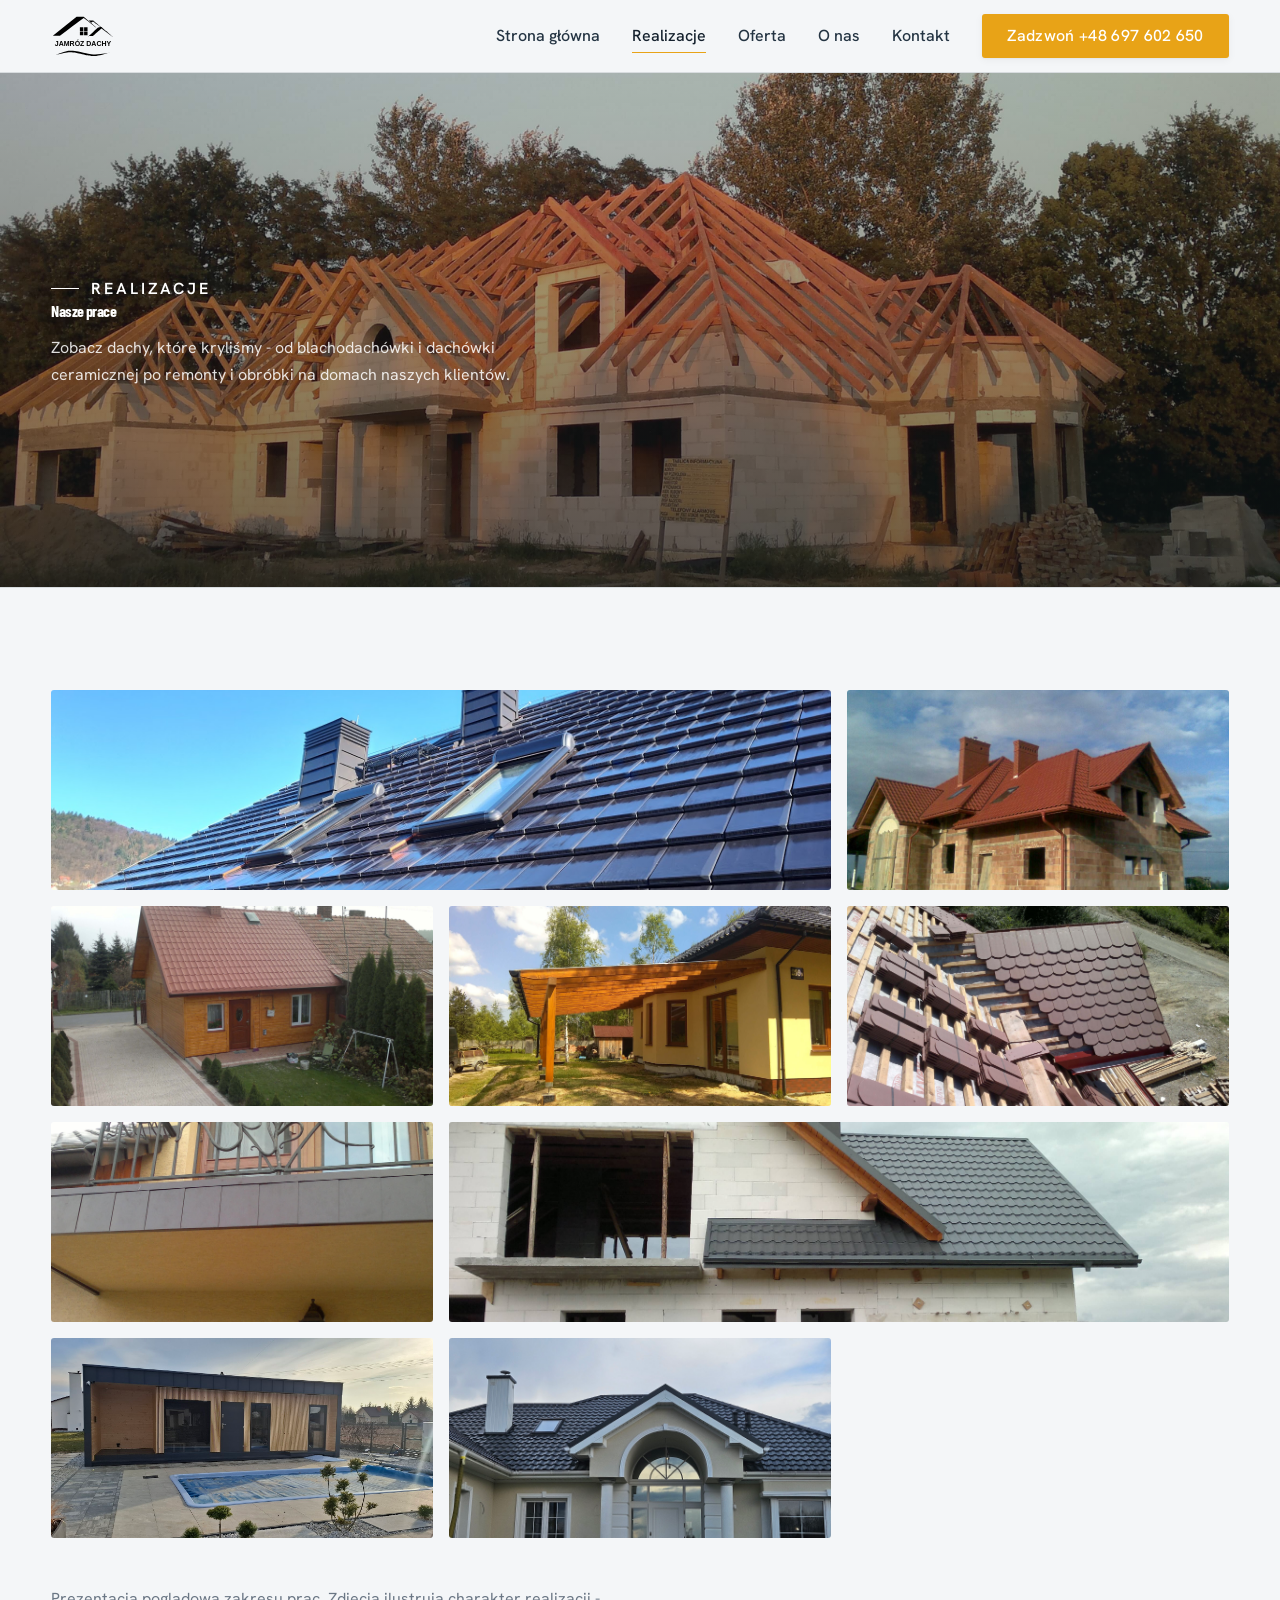
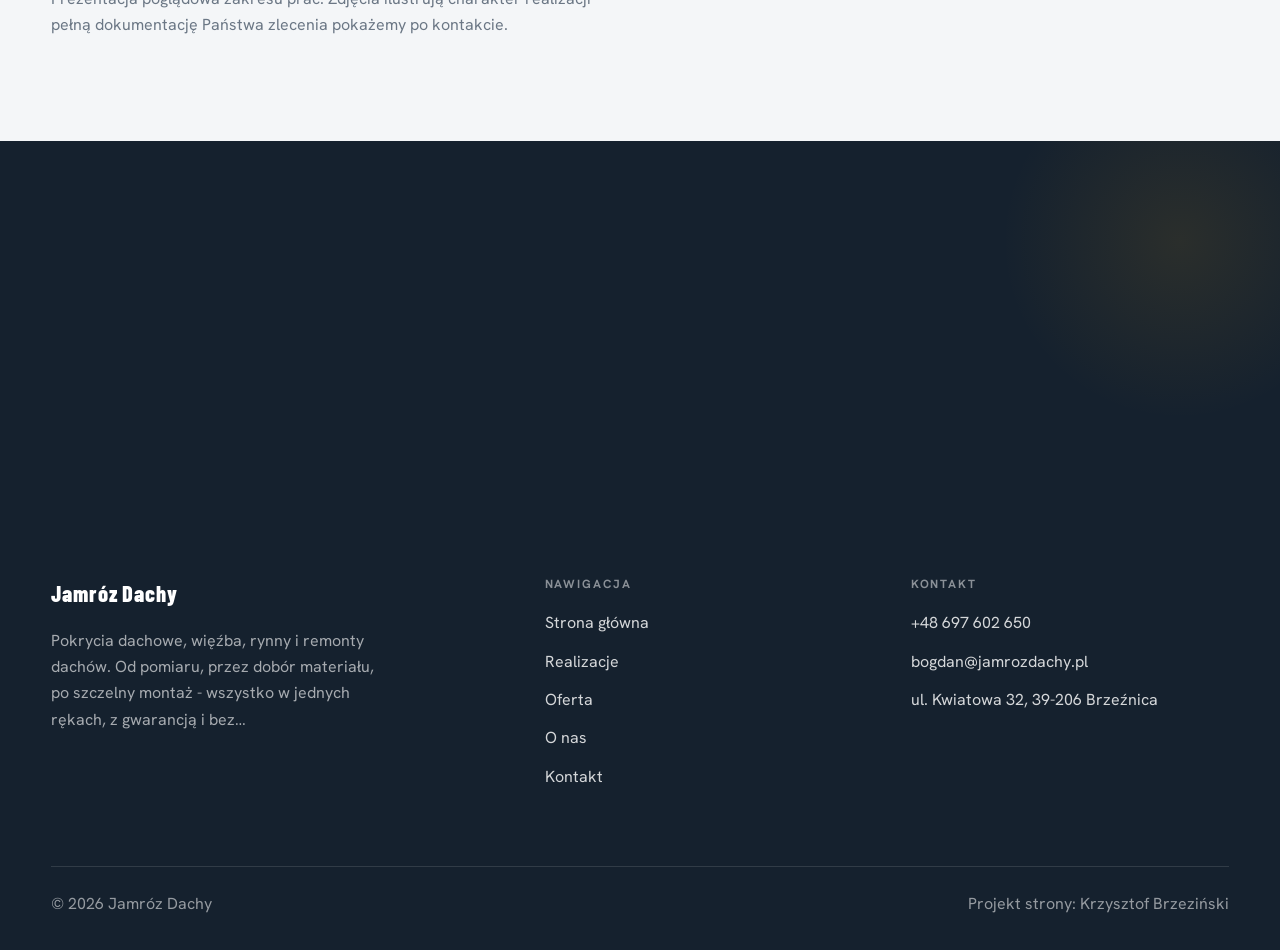
<file: realizacje.html>
<!DOCTYPE html>
<html lang="pl">
<head>
<meta charset="UTF-8">
<meta name="viewport" content="width=device-width, initial-scale=1.0">
<title>Realizacje - Jamróz Dachy</title>
<meta name="description" content="Realizacje Jamróz Dachy: Dach z blachodachówki, Dachówka ceramiczna, Więźba dachowa, Rynny i obróbki, Remont dachu">
<link rel="preconnect" href="https://fonts.googleapis.com">
<link rel="preconnect" href="https://fonts.gstatic.com" crossorigin>
<link href="https://fonts.googleapis.com/css2?family=Barlow+Condensed:wght@500;600;700&family=Hanken+Grotesk:wght@400;500;600&display=swap" rel="stylesheet">
<link rel="stylesheet" href="assets/styles.css">
</head>
<body>

<header class="nav">
  <div class="wrap nav-inner">
    <a class="brand brand-has-logo" href="index.html"><img class="brand-logo" src="img/logo.svg" alt="Jamróz Dachy"></a>
    <nav class="nav-links">
      <a href="index.html">Strona główna</a>
      <a href="realizacje.html" class="active">Realizacje</a>
      <a href="oferta.html">Oferta</a>
      <a href="o-nas.html">O nas</a>
      <a href="kontakt.html">Kontakt</a>
      <a href="tel:+48697602650" class="btn btn-accent">Zadzwoń +48 697 602 650</a>
    </nav>
    <button class="nav-toggle" aria-label="Menu"><span></span><span></span><span></span></button>
  </div>
</header>

<section class="pagehead">
  <img src="img/g5.jpg" alt="Jamróz Dachy - Nasze prace">
  <div class="wrap">
    <span class="eyebrow">Realizacje</span>
    <h1>Nasze prace</h1>
    <p>Zobacz dachy, które kryliśmy - od blachodachówki i dachówki ceramicznej po remonty i obróbki na domach naszych klientów.</p>
  </div>
</section>
<section>
  <div class="wrap">
    <div class="gallery">
      <div class="tile t-two3 reveal"><img src="img/g1.jpg" alt="Dach z blachodachówki" loading="lazy"><div class="cap">Dach z blachodachówki</div></div>
      <div class="tile t-third reveal"><img src="img/g2.jpg" alt="Dachówka ceramiczna" loading="lazy"><div class="cap">Dachówka ceramiczna</div></div>
      <div class="tile t-third reveal"><img src="img/g3.jpg" alt="Więźba dachowa" loading="lazy"><div class="cap">Więźba dachowa</div></div>
      <div class="tile t-third reveal"><img src="img/g4.jpg" alt="Rynny i obróbki" loading="lazy"><div class="cap">Rynny i obróbki</div></div>
      <div class="tile t-third reveal"><img src="img/g6.jpg" alt="Remont dachu" loading="lazy"><div class="cap">Remont dachu</div></div>
      <div class="tile t-third reveal"><img src="img/g7.jpg" alt="Okno dachowe" loading="lazy"><div class="cap">Okno dachowe</div></div>
      <div class="tile t-two3 reveal"><img src="img/g8.jpg" alt="Jamróz Dachy" loading="lazy"></div>
      <div class="tile t-third reveal"><img src="img/g9.jpg" alt="Jamróz Dachy" loading="lazy"></div>
      <div class="tile t-third reveal"><img src="img/about.jpg" alt="Jamróz Dachy" loading="lazy"></div>
    </div>
    <p class="muted reveal" style="margin-top:var(--space-7);font-size:var(--text-sm);max-width:62ch">Prezentacja poglądowa zakresu prac. Zdjęcia ilustrują charakter realizacji - pełną dokumentację Państwa zlecenia pokażemy po kontakcie.</p>
  </div>
</section>
<section class="cta">
  <div class="wrap">
    <div class="reveal">
      <span class="eyebrow">Współpraca</span>
      <h2>Spodobały się Państwu nasze prace?</h2>
      <p>Opowiedzcie o swoim projekcie - przygotujemy wycenę dopasowaną do potrzeb.</p>
    </div>
    <div class="cta-actions reveal">
      <a href="kontakt.html" class="btn btn-light">Zapytaj o wycenę <span class="arr">→</span></a>
      <a href="tel:+48697602650" class="btn btn-ghost" style="color:#fff;border-color:rgba(255,255,255,.3)">+48 697 602 650</a>
    </div>
  </div>
</section>

<footer>
  <div class="wrap">
    <div class="foot-grid">
      <div class="foot-brand">
        <div class="name">Jamróz Dachy</div>
        <p>Pokrycia dachowe, więźba, rynny i remonty dachów. Od pomiaru, przez dobór materiału, po szczelny montaż - wszystko w jednych rękach, z gwarancją i bez…</p>
      </div>
      <div class="foot-col">
        <h4>Nawigacja</h4>
        <a href="index.html">Strona główna</a>
        <a href="realizacje.html">Realizacje</a>
        <a href="oferta.html">Oferta</a>
        <a href="o-nas.html">O nas</a>
        <a href="kontakt.html">Kontakt</a>
      </div>
      <div class="foot-col">
        <h4>Kontakt</h4>
        <a href="tel:+48697602650">+48 697 602 650</a>
        <a href="mailto:bogdan@jamrozdachy.pl">bogdan@jamrozdachy.pl</a>
        <p>ul. Kwiatowa 32, 39-206 Brzeźnica</p>
      </div>
    </div>
    <div class="foot-bot">
      <span>© 2026 Jamróz Dachy</span>
      <span>Projekt strony: Krzysztof Brzeziński</span>
    </div>
  </div>
</footer>
<div class="sticky-call"><a class="sc-call" href="tel:+48697602650">📞 Zadzwoń</a><a class="sc-quote" href="kontakt.html">Bezpłatna wycena</a></div>

<script src="assets/main.js"></script>
</body>
</html>
</file>
<file: assets/styles.css>
/* ============================================================
   STOLBASZ — premium, architektoniczny B2B fit-out
   Jasna paleta, zero brązu. System wg premium-web-craft.
   Projekt strony: Krzysztof Brzeziński
   ============================================================ */

:root{
  /* PALETA — jasna, architektoniczna, chłodna */
  --paper:#F4F6F8;          /* główne tło */
  --paper-2:#E7EBEF;        /* sekcje alternatywne (chłodny jasny szary) */
  --paper-3:#E7EBEF;        /* delikatne wypełnienia */
  --ink:#15212E;            /* tekst główny — chłodny grafit */
  --ink-soft:#243443;       /* nagłówki drugorzędne */
  --muted:#6B7785;          /* tekst poboczny */
  --line:rgba(21,33,46,.12);/* hairline */
  --accent:#E8A317;         /* stonowany petrol-slate — jedyny akcent */
  --accent-d:#C9870C;
  --accent-soft:rgba(232,163,23,.10);
  --dark:#15212E;           /* sekcje ciemne (stopka/CTA) */

  /* ODSTĘPY — skala 4/8 */
  --space-1:4px; --space-2:8px; --space-3:12px; --space-4:16px; --space-5:24px;
  --space-6:32px; --space-7:48px; --space-8:64px; --space-9:96px; --space-10:128px;

  /* TYPOGRAFIA — fluid clamp() */
  --text-sm:clamp(.82rem,.8rem+.1vw,.9rem);
  --text-base:clamp(1rem,.97rem+.15vw,1.1rem);
  --text-lg:clamp(1.12rem,1.05rem+.3vw,1.3rem);
  --text-h3:clamp(1.2rem,1.1rem+.5vw,1.5rem);
  --text-h2:clamp(1.9rem,1.5rem+1.9vw,2.8rem);
  --text-h1:clamp(2.6rem,1.9rem+3.6vw,4.6rem);

  /* PROMIENIE — architektoniczne, raczej ostre */
  --r-sm:3px; --r-md:6px; --r-lg:10px;

  /* RUCH */
  --ease:cubic-bezier(.25,.46,.45,.94); --dur:.24s;

  /* CIENIE — miękkie, warstwowe */
  --sh-sm:0 1px 2px rgba(16,24,32,.04), 0 2px 8px rgba(16,24,32,.05);
  --sh-md:0 2px 6px rgba(16,24,32,.05), 0 12px 28px -8px rgba(16,24,32,.12);
  --sh-lg:0 6px 14px rgba(16,24,32,.07), 0 26px 56px -18px rgba(16,24,32,.22);

  --hairline:1px solid var(--line);

  --font-display:'Barlow Condensed','Hanken Grotesk',sans-serif;
  --font-body:'Hanken Grotesk',sans-serif;
}

*{box-sizing:border-box;margin:0;padding:0}
html{scroll-behavior:smooth}
body{
  font-family:var(--font-body);
  font-size:var(--text-base);
  line-height:1.65;
  color:var(--ink);
  background:var(--paper);
  -webkit-font-smoothing:antialiased;
  text-rendering:optimizeLegibility;
}
img{max-width:100%;display:block}
a{color:inherit;text-decoration:none}

.wrap{width:min(92%,1180px);margin-inline:auto}
section{padding-block:clamp(52px,6.5vw,96px)}

h1,h2,h3{font-family:var(--font-display);font-weight:700;line-height:1.08;letter-spacing:-.02em;color:var(--ink)}
h1{font-size:var(--text-h1);letter-spacing:-.035em}
h2{font-size:var(--text-h2);letter-spacing:-.025em}
h3{font-size:var(--text-h3)}
p{max-width:65ch}

.eyebrow{
  font-family:var(--font-body);
  font-size:var(--text-sm);
  font-weight:600;
  letter-spacing:.18em;
  text-transform:uppercase;
  color:var(--accent);
  display:inline-flex;align-items:center;gap:var(--space-3);
}
.eyebrow::before{content:"";width:28px;height:1px;background:var(--accent);display:inline-block}

.muted{color:var(--muted)}
.lead{font-size:var(--text-lg);line-height:1.55;color:var(--ink-soft);max-width:50ch}

/* ---------- BUTTONS ---------- */
.btn{
  display:inline-flex;align-items:center;gap:var(--space-2);
  font-weight:600;font-size:var(--text-sm);letter-spacing:.02em;
  padding:var(--space-4) var(--space-6);
  border-radius:var(--r-sm);
  transition:transform var(--dur) var(--ease),box-shadow var(--dur) var(--ease),background var(--dur) var(--ease);
  cursor:pointer;border:1px solid transparent;
}
.btn-accent{background:var(--accent);color:#fff;box-shadow:var(--sh-sm)}
.btn-accent:hover{background:var(--accent-d);transform:translateY(-2px);box-shadow:var(--sh-md)}
.btn-accent:active{transform:translateY(0);box-shadow:var(--sh-sm)}
.btn-ghost{background:transparent;color:var(--ink);border-color:var(--line)}
.btn-ghost:hover{border-color:var(--accent);color:var(--accent);transform:translateY(-2px)}
.btn-light{background:#fff;color:var(--ink);box-shadow:var(--sh-sm)}
.btn-light:hover{transform:translateY(-2px);box-shadow:var(--sh-md)}
.btn .arr{transition:transform var(--dur) var(--ease)}
.btn:hover .arr{transform:translateX(4px)}

/* ---------- NAV ---------- */
.nav{
  position:sticky;top:0;z-index:50;
  background:color-mix(in srgb,var(--paper) 88%,transparent);
  backdrop-filter:saturate(140%) blur(10px);
  border-bottom:var(--hairline);
}
.nav-inner{display:flex;align-items:center;justify-content:space-between;height:72px}
.brand{display:flex;flex-direction:column;line-height:1}
.brand .name{font-family:var(--font-display);font-weight:800;font-size:1.35rem;letter-spacing:.04em}
.brand .sub{font-size:.62rem;letter-spacing:.34em;text-transform:uppercase;color:var(--muted);margin-top:5px}
.nav-links{display:flex;align-items:center;gap:var(--space-6)}
.nav-links a{font-size:var(--text-sm);font-weight:500;color:var(--ink-soft);position:relative;padding-block:4px;transition:color var(--dur) var(--ease)}
.nav-links a::after{content:"";position:absolute;left:0;bottom:0;width:0;height:1.5px;background:var(--accent);transition:width var(--dur) var(--ease)}
.nav-links a:hover,.nav-links a.active{color:var(--ink)}
.nav-links a:hover::after,.nav-links a.active::after{width:100%}
.nav-links .btn{padding:var(--space-2) var(--space-5)}
/* przyciski w nav: właściwy kolor (przebij .nav-links a) + bez podkreślenia */
.nav-links a.btn-accent{color:#fff}
.nav-links a.btn-ghost,.nav-links a.btn-light{color:var(--ink)}
.nav-links a.btn::after{display:none}
.nav-toggle{display:none;background:none;border:none;cursor:pointer;flex-direction:column;gap:5px;padding:8px}
.nav-toggle span{width:24px;height:2px;background:var(--ink);transition:var(--dur)}

/* ---------- HERO (split) ---------- */
.hero{position:relative;overflow:hidden;border-bottom:var(--hairline)}
.hero-grid{display:grid;grid-template-columns:1.05fr .95fr;gap:clamp(24px,4vw,60px);align-items:center;
  padding-block:clamp(36px,4.5vw,64px)}
.hero-copy .eyebrow{margin-bottom:var(--space-5)}
.hero-copy h1{margin-bottom:var(--space-5)}
.hero-copy .lead{margin-bottom:var(--space-7)}
.hero-actions{display:flex;flex-wrap:wrap;gap:var(--space-4)}
.hero-art{position:relative;aspect-ratio:4/3;border-radius:var(--r-lg);overflow:hidden;box-shadow:var(--sh-lg)}
.hero-art img{width:100%;height:100%;object-fit:cover}
.hero-art::after{content:"";position:absolute;inset:0;background:linear-gradient(180deg,transparent 55%,rgba(18,24,28,.28))}
.hero-badge{position:absolute;left:var(--space-5);bottom:var(--space-5);z-index:2;
  background:rgba(252,252,251,.94);backdrop-filter:blur(4px);
  border-radius:var(--r-md);padding:var(--space-4) var(--space-5);box-shadow:var(--sh-md);max-width:78%}
.hero-badge strong{display:block;font-family:var(--font-display);font-size:1rem;letter-spacing:-.01em}
.hero-badge span{font-size:var(--text-sm);color:var(--muted)}

/* ---------- HERO duży / kinowy (strona główna) ---------- */
.hero-cine{position:relative;min-height:clamp(560px,82vh,840px);min-height:clamp(560px,82svh,840px);display:flex;align-items:center;overflow:hidden;border-bottom:var(--hairline)}
.hero-cine>img{position:absolute;inset:0;width:100%;height:100%;object-fit:cover;z-index:0}
.hero-cine::after{content:"";position:absolute;inset:0;z-index:1;
  background:linear-gradient(95deg,rgba(13,18,23,.86) 0%,rgba(13,18,23,.64) 32%,rgba(13,18,23,.24) 62%,rgba(13,18,23,.04) 100%)}
.hero-cine .wrap{position:relative;z-index:2;padding-block:var(--space-8)}
.hero-cine .hero-copy{max-width:660px}
.hero-cine .eyebrow{color:#fff;margin-bottom:var(--space-5)}
.hero-cine .eyebrow::before{background:#fff}
.hero-cine h1{color:#fff;margin-bottom:var(--space-5);font-size:clamp(2.9rem,2rem+4.4vw,5.2rem)}
.hero-cine .lead{color:rgba(255,255,255,.92);max-width:48ch;margin-bottom:var(--space-7)}
.hero-cine .hero-actions{display:flex;flex-wrap:wrap;gap:var(--space-4)}
@media(max-width:680px){
  .hero-cine{min-height:clamp(520px,76vh,640px);min-height:clamp(520px,76svh,640px);align-items:flex-end}
  .hero-cine::after{background:linear-gradient(0deg,rgba(13,18,23,.9) 6%,rgba(13,18,23,.45) 55%,rgba(13,18,23,.25) 100%)}
  .hero-cine .wrap{padding-bottom:var(--space-9)}
}

/* full-bleed hero variant (podstrony) */
.pagehead{position:relative;min-height:46vh;min-height:46svh;display:flex;align-items:flex-end;overflow:hidden;border-bottom:var(--hairline)}
.pagehead img{position:absolute;inset:0;width:100%;height:100%;object-fit:cover}
.pagehead::after{content:"";position:absolute;inset:0;background:linear-gradient(180deg,rgba(18,24,28,.25),rgba(18,24,28,.62))}
.pagehead .wrap{position:relative;z-index:2;padding-block:var(--space-9);color:#fff}
.pagehead h1{color:#fff;max-width:18ch}
.pagehead .eyebrow{color:#fff}
.pagehead .eyebrow::before{background:#fff}
.pagehead p{color:rgba(255,255,255,.86);margin-top:var(--space-4);max-width:54ch}

/* ---------- STRIP (pasek skrótów / liczby) ---------- */
.strip{background:var(--dark);color:#fff}
.strip .wrap{display:grid;grid-template-columns:repeat(4,1fr);gap:var(--space-6);padding-block:var(--space-8)}
.strip .item .k{font-family:var(--font-display);font-size:clamp(1.6rem,1.2rem+1.4vw,2.4rem);font-weight:800;letter-spacing:-.02em;color:#fff}
.strip .item .v{font-size:var(--text-sm);color:rgba(255,255,255,.66);margin-top:var(--space-2);line-height:1.45}
.strip .item{border-left:2px solid var(--accent);padding-left:var(--space-5)}

/* ---------- SECTION HEAD ---------- */
.head{max-width:48rem;margin-bottom:var(--space-8)}
.head.center{margin-inline:auto;text-align:center}
.head .eyebrow{margin-bottom:var(--space-4)}
.head h2{margin-bottom:var(--space-4)}
.head p{color:var(--muted);font-size:var(--text-lg);line-height:1.55}
.head.center p{margin-inline:auto}

/* ---------- INTRO SPLIT ---------- */
.split{display:grid;grid-template-columns:.92fr 1.08fr;gap:clamp(28px,5vw,80px);align-items:center}
.split.rev{grid-template-columns:1.08fr .92fr}
.split.rev .split-art{order:-1}
.split-art{position:relative;aspect-ratio:5/4;border-radius:var(--r-lg);overflow:hidden;box-shadow:var(--sh-lg)}
.split-art img{width:100%;height:100%;object-fit:cover}
.split-copy h2{margin-bottom:var(--space-5)}
.split-copy p+p{margin-top:var(--space-4)}
.split-copy .btn{margin-top:var(--space-6)}

/* ---------- SERVICES (zakres) ---------- */
.svc-grid{display:grid;grid-template-columns:repeat(auto-fit,minmax(280px,1fr));gap:var(--space-5)}
.svc{background:#fff;border:var(--hairline);border-radius:var(--r-md);padding:var(--space-7) var(--space-6);
  transition:transform var(--dur) var(--ease),box-shadow var(--dur) var(--ease),border-color var(--dur) var(--ease);
  position:relative;overflow:hidden}
.svc::before{content:"";position:absolute;left:0;top:0;width:3px;height:0;background:var(--accent);transition:height var(--dur) var(--ease)}
.svc:hover{transform:translateY(-4px);box-shadow:var(--sh-md);border-color:transparent}
.svc:hover::before{height:100%}
.svc .ic{font-family:var(--font-display);font-size:.8rem;font-weight:700;letter-spacing:.12em;color:var(--accent);margin-bottom:var(--space-4)}
.svc h3{margin-bottom:var(--space-3);font-size:1.22rem}
.svc p{color:var(--muted);font-size:var(--text-base);line-height:1.6}

/* big detailed service rows */
.svc-row{display:grid;grid-template-columns:.8fr 1.2fr;gap:clamp(20px,4vw,60px);align-items:center;padding-block:var(--space-8)}
.svc-row+.svc-row{border-top:var(--hairline)}
.svc-row.rev{grid-template-columns:1.2fr .8fr}
.svc-row.rev .svc-row-art{order:-1}
.svc-row-art{aspect-ratio:4/3;border-radius:var(--r-md);overflow:hidden;box-shadow:var(--sh-md)}
.svc-row-art img{width:100%;height:100%;object-fit:cover}
.svc-row h3{font-size:1.5rem;margin-bottom:var(--space-4)}
.svc-row .num{font-family:var(--font-display);font-size:.85rem;font-weight:700;letter-spacing:.14em;color:var(--accent);display:block;margin-bottom:var(--space-3)}
.svc-row ul{list-style:none;margin-top:var(--space-4);display:flex;flex-direction:column;gap:var(--space-2)}
.svc-row li{position:relative;padding-left:var(--space-5);color:var(--muted);font-size:var(--text-base)}
.svc-row li::before{content:"";position:absolute;left:0;top:.62em;width:8px;height:1px;background:var(--accent)}

/* ---------- GALLERY (realizacje) ---------- */
.gallery{display:grid;grid-template-columns:repeat(12,1fr);gap:var(--space-4);grid-auto-rows:200px}
.tile{position:relative;overflow:hidden;border-radius:var(--r-md);box-shadow:var(--sh-sm);
  transition:transform var(--dur) var(--ease),box-shadow var(--dur) var(--ease)}
.tile img{width:100%;height:100%;object-fit:cover;transition:transform .6s var(--ease)}
.tile:hover{box-shadow:var(--sh-md)}
.tile:hover img{transform:scale(1.05)}
.tile .cap{position:absolute;left:0;right:0;bottom:0;padding:var(--space-5) var(--space-4) var(--space-4);
  background:linear-gradient(transparent,rgba(18,24,28,.78));color:#fff;
  font-size:var(--text-sm);font-weight:600;letter-spacing:.01em;
  opacity:0;transform:translateY(8px);transition:var(--dur) var(--ease)}
.tile:hover .cap{opacity:1;transform:translateY(0)}
.tile .cap small{display:block;font-weight:400;opacity:.78;letter-spacing:.04em;text-transform:uppercase;font-size:.66rem;margin-top:3px}
/* bento spans */
.t-wide{grid-column:span 6}
.t-tall{grid-column:span 6;grid-row:span 2}
.t-std{grid-column:span 6}
.t-third{grid-column:span 4}
.t-two3{grid-column:span 8}

/* ---------- TRUST / WIARYGODNOŚĆ ---------- */
.trust{background:var(--paper-2)}
.trust-grid{display:grid;grid-template-columns:repeat(auto-fit,minmax(240px,1fr));gap:var(--space-5);margin-top:var(--space-7)}
.trust-card{background:#fff;border-radius:var(--r-md);padding:var(--space-7) var(--space-6);box-shadow:var(--sh-sm);border-top:3px solid var(--accent)}
.trust-card .big{font-family:var(--font-display);font-size:clamp(1.8rem,1.3rem+1.6vw,2.6rem);font-weight:800;letter-spacing:-.02em;color:var(--ink);line-height:1}
.trust-card h3{font-size:1.12rem;margin:var(--space-3) 0 var(--space-2)}
.trust-card p{color:var(--muted);font-size:var(--text-base);line-height:1.55}

/* ---------- CTA band ---------- */
.cta{background:var(--dark);color:#fff;position:relative;overflow:hidden}
.cta .wrap{display:grid;grid-template-columns:1.4fr .6fr;gap:var(--space-7);align-items:center;position:relative;z-index:2}
.cta h2{color:#fff;max-width:20ch}
.cta p{color:rgba(255,255,255,.74);margin-top:var(--space-4)}
.cta-actions{display:flex;flex-direction:column;gap:var(--space-3);align-items:flex-start}
.cta::before{content:"";position:absolute;right:-80px;top:-80px;width:360px;height:360px;border-radius:50%;
  background:radial-gradient(circle,var(--accent-soft),transparent 70%)}

/* ---------- CONTACT ---------- */
.contact-grid{display:grid;grid-template-columns:.85fr 1.15fr;gap:clamp(28px,4vw,56px);align-items:start}
.info-list{display:flex;flex-direction:column;gap:var(--space-2)}
.info-row{display:flex;gap:var(--space-4);align-items:flex-start;padding-block:var(--space-4);border-bottom:var(--hairline)}
.info-row .ic{flex:none;width:42px;height:42px;display:grid;place-items:center;border-radius:50%;
  background:var(--accent-soft);color:var(--accent);font-size:1.05rem}
.info-row .lbl{font-size:.72rem;letter-spacing:.14em;text-transform:uppercase;color:var(--muted)}
.info-row .val{font-weight:600;font-size:var(--text-base);margin-top:2px}
.info-row a.val:hover{color:var(--accent)}
.map{border:none;border-radius:var(--r-lg);box-shadow:var(--sh-md);width:100%;height:100%;min-height:380px;filter:grayscale(.2) contrast(1.02)}
.form{background:#fff;border:var(--hairline);border-radius:var(--r-lg);padding:clamp(24px,3vw,40px);box-shadow:var(--sh-sm)}
.form .fld{margin-bottom:var(--space-5)}
.form label{display:block;font-size:var(--text-sm);font-weight:600;margin-bottom:var(--space-2)}
.form input,.form textarea{width:100%;font-family:inherit;font-size:var(--text-base);color:var(--ink);
  padding:var(--space-4);border:var(--hairline);border-radius:var(--r-sm);background:var(--paper);transition:border-color var(--dur)}
.form input:focus,.form textarea:focus{outline:none;border-color:var(--accent);background:#fff}
.form textarea{resize:vertical;min-height:120px}
.form .note{font-size:var(--text-sm);color:var(--muted);margin-top:var(--space-3)}

/* ---------- FOOTER ---------- */
footer{background:var(--dark);color:#fff;padding-block:var(--space-9) var(--space-6)}
.foot-grid{display:grid;grid-template-columns:1.4fr 1fr 1fr;gap:var(--space-7);margin-bottom:var(--space-8)}
.foot-brand .name{font-family:var(--font-display);font-weight:800;font-size:1.4rem;letter-spacing:.04em}
.foot-brand p{color:rgba(255,255,255,.62);margin-top:var(--space-4);font-size:var(--text-base);max-width:38ch}
.foot-col h4{font-size:.74rem;letter-spacing:.16em;text-transform:uppercase;color:rgba(255,255,255,.5);margin-bottom:var(--space-4)}
.foot-col a,.foot-col p{display:block;color:rgba(255,255,255,.82);font-size:var(--text-base);margin-bottom:var(--space-3)}
.foot-col a:hover{color:#fff}
.foot-bot{border-top:1px solid rgba(255,255,255,.12);padding-top:var(--space-5);display:flex;justify-content:space-between;flex-wrap:wrap;gap:var(--space-3);
  font-size:var(--text-sm);color:rgba(255,255,255,.55)}
.foot-bot a:hover{color:#fff}

/* ---------- REVEAL ---------- */
.reveal{opacity:0;transform:translateY(22px);transition:opacity .6s var(--ease),transform .6s var(--ease)}
.reveal.in{opacity:1;transform:none}

/* ---------- RESPONSIVE ---------- */
@media(max-width:920px){
  .hero-grid,.split,.split.rev,.svc-row,.svc-row.rev,.cta .wrap,.contact-grid,.foot-grid{grid-template-columns:1fr}
  .split.rev .split-art,.svc-row.rev .svc-row-art{order:0}
  .hero-art{aspect-ratio:16/10;max-height:420px}
  .strip .wrap{grid-template-columns:repeat(2,1fr);gap:var(--space-7)}
  .gallery{grid-auto-rows:180px}
  .t-wide,.t-tall,.t-std,.t-third,.t-two3{grid-column:span 6}
  .t-tall{grid-row:span 1}
  .cta-actions{flex-direction:row;flex-wrap:wrap}
  .foot-grid{gap:var(--space-6)}
}
@media(max-width:680px){
  .nav-links{position:fixed;inset:72px 0 auto 0;background:var(--paper);flex-direction:column;align-items:stretch;
    gap:0;padding:var(--space-4) 6%;border-bottom:var(--hairline);box-shadow:var(--sh-md);
    transform:translateY(-120%);transition:transform var(--dur) var(--ease)}
  .nav-links.open{transform:translateY(0)}
  .nav-links a{padding-block:var(--space-4);border-bottom:var(--hairline)}
  .nav-links .btn{margin-top:var(--space-3);justify-content:center}
  .nav-toggle{display:flex}
  .strip .wrap{grid-template-columns:1fr}
  .gallery{grid-template-columns:repeat(6,1fr)}
  .foot-grid{grid-template-columns:1fr}
}
@media(prefers-reduced-motion:reduce){
  *{animation-duration:.01ms!important;transition:none!important}
  .reveal{opacity:1!important;transform:none!important}
  html{scroll-behavior:auto}
}

/* ============================================================
   PREMIUM LAYER — destylat deep-researchu branż (anty-AI, spokój).
   Zmienne STOLBASZ (--accent/--ink/--paper/--line/--dark). Ruch ledwo
   zauważalny, krzywa cubic-bezier(.16,.84,.44,1); prefers-reduced-motion
   pokryte blanketem wyżej. Karty hairline zamiast cieni = #1 sygnał „nie-AI".
   ============================================================ */

/* więcej oddechu między sekcjami (liderzy: 110-130px) */
section{padding-block:clamp(64px,8vw,128px)}

/* 1) Aksamitny reveal — dłuższa, miękka krzywa zamiast „skoku" */
.reveal{transition:opacity .9s cubic-bezier(.16,.84,.44,1),transform .9s cubic-bezier(.16,.84,.44,1);will-change:opacity,transform}
/* stagger TYLKO w galerii (tam pozycja = porządek dzieci) */
.gallery .reveal:nth-child(2){transition-delay:.07s}
.gallery .reveal:nth-child(3){transition-delay:.14s}
.gallery .reveal:nth-child(4){transition-delay:.21s}
.gallery .reveal:nth-child(5){transition-delay:.28s}
.gallery .reveal:nth-child(6){transition-delay:.35s}

/* 2) Hero — Ken Burns POPRAWNY (czysty powolny zoom od środka, BEZ translateY).
   Historia 26.06: stary wariant miał translateY(-1.2%) → widoczny dryf GÓRA-DÓŁ
   = skarga „hero lata/rusza się". Poprawny KB (jak działające gastro/studio):
   sam scale, transform-origin center, wolno, desktop-only, respektuje reduced-motion.
   ZASADA: Ken Burns = TYLKO scale (zoom). Nigdy translateY/translateX w pętli hero. */
@keyframes heroBreath{from{transform:scale(1.05)}to{transform:scale(1.12)}}
@media(min-width:900px){
  .hero-cine>img{transform-origin:center;will-change:transform;backface-visibility:hidden;
    animation:heroBreath 30s ease-out infinite alternate}
}

/* 3) Akcentowy hairline pod nagłówkiem sekcji, który „rysuje się" przy wejściu */
.head h2{position:relative;padding-bottom:18px}
.head h2::after{content:"";position:absolute;left:0;bottom:0;height:1px;width:0;background:var(--accent);transition:width 1s cubic-bezier(.16,.84,.44,1) .15s}
.head.center h2::after{left:50%;transform:translateX(-50%)}
.head.reveal.in h2::after,.head.center.reveal.in h2::after{width:54px}

/* 4) Karty HAIRLINE zamiast cieni/zaokrągleń (najmocniejszy anty-AI detal) */
.svc{background:transparent;border:1px solid var(--line);border-radius:var(--r-sm);box-shadow:none}
.svc:hover{box-shadow:none;border-color:var(--accent);transform:translateY(-3px)}
.trust-card{background:transparent;box-shadow:none;border:1px solid var(--line);border-top:2px solid var(--accent);border-radius:var(--r-sm)}
.tile{box-shadow:none;border-radius:var(--r-sm)}
.tile:hover{box-shadow:none}

/* 5) Sticky-nav kondensuje się po przewinięciu (sygnał dopracowania) */
.nav{transition:box-shadow .4s ease,background .4s ease}
.nav.is-stuck{box-shadow:0 1px 0 var(--line),0 14px 30px -24px rgba(0,0,0,.45)}
.nav-inner{transition:height .35s var(--ease)}
.nav.is-stuck .nav-inner{height:60px}

/* 6) MANIFESTO — pełnoekranowy cytat-bohater (zastępuje generyczne „Dlaczego my") */
.manifesto{background:var(--paper-2);text-align:center}
.manifesto .wrap{max-width:60rem}
.manifesto p{font-family:var(--font-display);font-style:italic;font-size:clamp(1.6rem,1rem+2.4vw,2.8rem);line-height:1.32;color:var(--ink-soft);margin-inline:auto;max-width:26ch;position:relative;padding-top:var(--space-8)}
.manifesto p::before{content:"";position:absolute;top:0;left:50%;transform:translateX(-50%);width:54px;height:1px;background:var(--accent)}
.manifesto p span{color:var(--accent);font-style:italic}

/* 7) GATEWAYS — 3 duże bramy-zdjęcia (zamiast paska menu usług) */
.gateways{display:grid;grid-template-columns:repeat(3,1fr);gap:var(--space-4)}
.gateway{position:relative;aspect-ratio:3/4;overflow:hidden;border-radius:var(--r-sm);display:block}
.gateway img{width:100%;height:100%;object-fit:cover;transition:transform .8s var(--ease),filter .5s var(--ease)}
.gateway::after{content:"";position:absolute;inset:0;background:linear-gradient(180deg,transparent 38%,rgba(18,24,28,.74))}
.gateway:hover img{transform:scale(1.05);filter:brightness(1.05)}
.gateway .g-ttl{position:absolute;left:0;right:0;bottom:0;z-index:2;padding:var(--space-6) var(--space-5);color:#fff;font-family:var(--font-display);font-size:1.45rem;letter-spacing:-.01em;line-height:1.15}
.gateway .g-ttl small{display:block;font-family:var(--font-body);font-size:var(--text-sm);font-weight:400;opacity:.82;letter-spacing:.03em;margin-top:5px}
@media(max-width:760px){.gateways{grid-template-columns:1fr}.gateway{aspect-ratio:16/10}}

/* 8) LOGO klienta w nagłówku (gdy podane --logo) */
.brand-logo{height:40px;width:auto;max-width:220px;object-fit:contain;display:block}
.nav.is-stuck .brand-logo{height:34px}
@media(max-width:680px){.brand-logo{height:32px}}

/* === rodzina: fachowcy === */
/* ============================================================
   RODZINA: FACHOWCY (hydraulik/elektryk/remont/brukarstwo/ogrodzenia)
   Doklejane NA WIERZCH base.css. Dziedziczy paletę/fonty skórki (trade/elektryk).
   Filozofia: telefon-bohater + zaufanie + „bezpłatna wycena". Spokój, nie krzyk.
   (count-up i podwójny iframe mapy świadomie pominięte - krytyka blueprintu.)
   ============================================================ */

/* --- PROCES - oś „jak pracujemy" (podpis rodziny, czego nie ma w meblach) --- */
.proces{background:var(--paper-2)}
.proces-line{list-style:none;display:grid;grid-template-columns:repeat(4,1fr);gap:var(--space-5);position:relative;margin:0;padding:0}
.proces-line li{position:relative;padding-top:var(--space-7)}
.proces-line li::before{content:"";position:absolute;top:14px;left:0;right:0;height:1px;background:var(--line)}
.proces-line li:last-child::before{right:50%}
.proces-line li:first-child::before{left:50%}
.proces-line li::after{content:"";position:absolute;top:9px;left:calc(50% - 6px);width:11px;height:11px;border-radius:50%;background:var(--accent);box-shadow:0 0 0 4px var(--paper-2)}
.proces-line .pno{font-family:var(--font-display);font-weight:800;font-size:1.5rem;color:var(--accent);letter-spacing:-.02em;display:block;margin-bottom:var(--space-3);text-align:center}
.proces-line h3{font-size:1.1rem;margin-bottom:var(--space-2);text-align:center}
.proces-line p{color:var(--muted);font-size:var(--text-sm);line-height:1.5;text-align:center;max-width:26ch;margin-inline:auto}
@media(max-width:820px){
  .proces-line{grid-template-columns:1fr;gap:0}
  .proces-line li{padding:var(--space-5) 0 var(--space-5) var(--space-7)}
  .proces-line li::before{left:5px;right:auto;top:0;bottom:0;width:1px;height:auto}
  .proces-line li:first-child::before,.proces-line li:last-child::before{left:5px;right:auto}
  .proces-line li::after{top:var(--space-6);left:0}
  .proces-line .pno,.proces-line h3,.proces-line p{text-align:left;margin-inline:0}
}

/* --- OBSZAR DZIAŁANIA - lokalność (chipy z REALNEGO miasta, bez drugiego iframe) --- */
.obszar .head{text-align:center;margin-inline:auto}
.obszar .head .eyebrow{justify-content:center}
.obszar-list{list-style:none;display:flex;flex-wrap:wrap;justify-content:center;gap:var(--space-3);margin:0;padding:0;max-width:60rem;margin-inline:auto}
.obszar-list li{border:1px solid var(--line);border-radius:999px;padding:var(--space-2) var(--space-5);
  font-size:var(--text-sm);font-weight:600;color:var(--ink-soft);transition:border-color .24s var(--ease),color .24s var(--ease)}
.obszar-list li:hover{border-color:var(--accent);color:var(--accent)}
.obszar-list li.is-home{background:var(--accent);border-color:var(--accent);color:#fff}

/* --- STICKY-CALL - dolny pasek mobile (najważniejszy konwerter tej rodziny) --- */
.sticky-call{display:none}
@media(max-width:820px){
  .sticky-call{display:grid;grid-template-columns:1fr 1fr;gap:1px;position:fixed;left:0;right:0;bottom:0;z-index:90;
    background:var(--line);box-shadow:0 -6px 20px -10px rgba(0,0,0,.4)}
  .sticky-call a{padding:15px 8px;text-align:center;font-weight:700;font-size:.95rem;letter-spacing:.01em}
  .sc-call{background:var(--accent);color:#fff}
  .sc-quote{background:var(--paper);color:var(--ink)}
  body{padding-bottom:56px}
}

/* --- Telefon w nagłówku trochę mocniejszy (CTA „Zadzwoń”) --- */
.nav-links a.btn-accent .nav-tel{font-variant-numeric:tabular-nums}

/* --- Blok „Awaria? Dzwoń” (opcjonalny, hydraulik/elektryk) --- */
.awaria{background:var(--dark);color:#fff}
.awaria .wrap{display:flex;flex-wrap:wrap;align-items:center;justify-content:space-between;gap:var(--space-5);padding-block:var(--space-7)}
.awaria h3{color:#fff;font-size:clamp(1.3rem,1rem+1.2vw,1.8rem)}
.awaria p{color:rgba(255,255,255,.72);margin-top:var(--space-2)}
.awaria .btn-accent{white-space:nowrap}

/* === CERTYFIKATY / CZYM PRACUJEMY (gated: renderuje sie tylko gdy brief poda certy/marki/gwarancja) - mocny lever dla dekarzy === */
.auto-marki .marki-list{display:flex;flex-wrap:wrap;justify-content:center;gap:clamp(.8rem,2.5vw,1.6rem);list-style:none;margin:var(--space-7) 0 0;padding:0}
.auto-marki .marki-list li{font-family:var(--font-display);text-transform:uppercase;letter-spacing:.12em;font-weight:600;
  font-size:clamp(.82rem,1.5vw,1rem);color:var(--ink-soft);padding:.5rem 1rem;border:1px solid var(--line);border-radius:var(--r-sm)}
.marki-gwar{text-align:center;color:var(--muted);font-size:var(--text-sm);margin-top:var(--space-6)}
</file>
